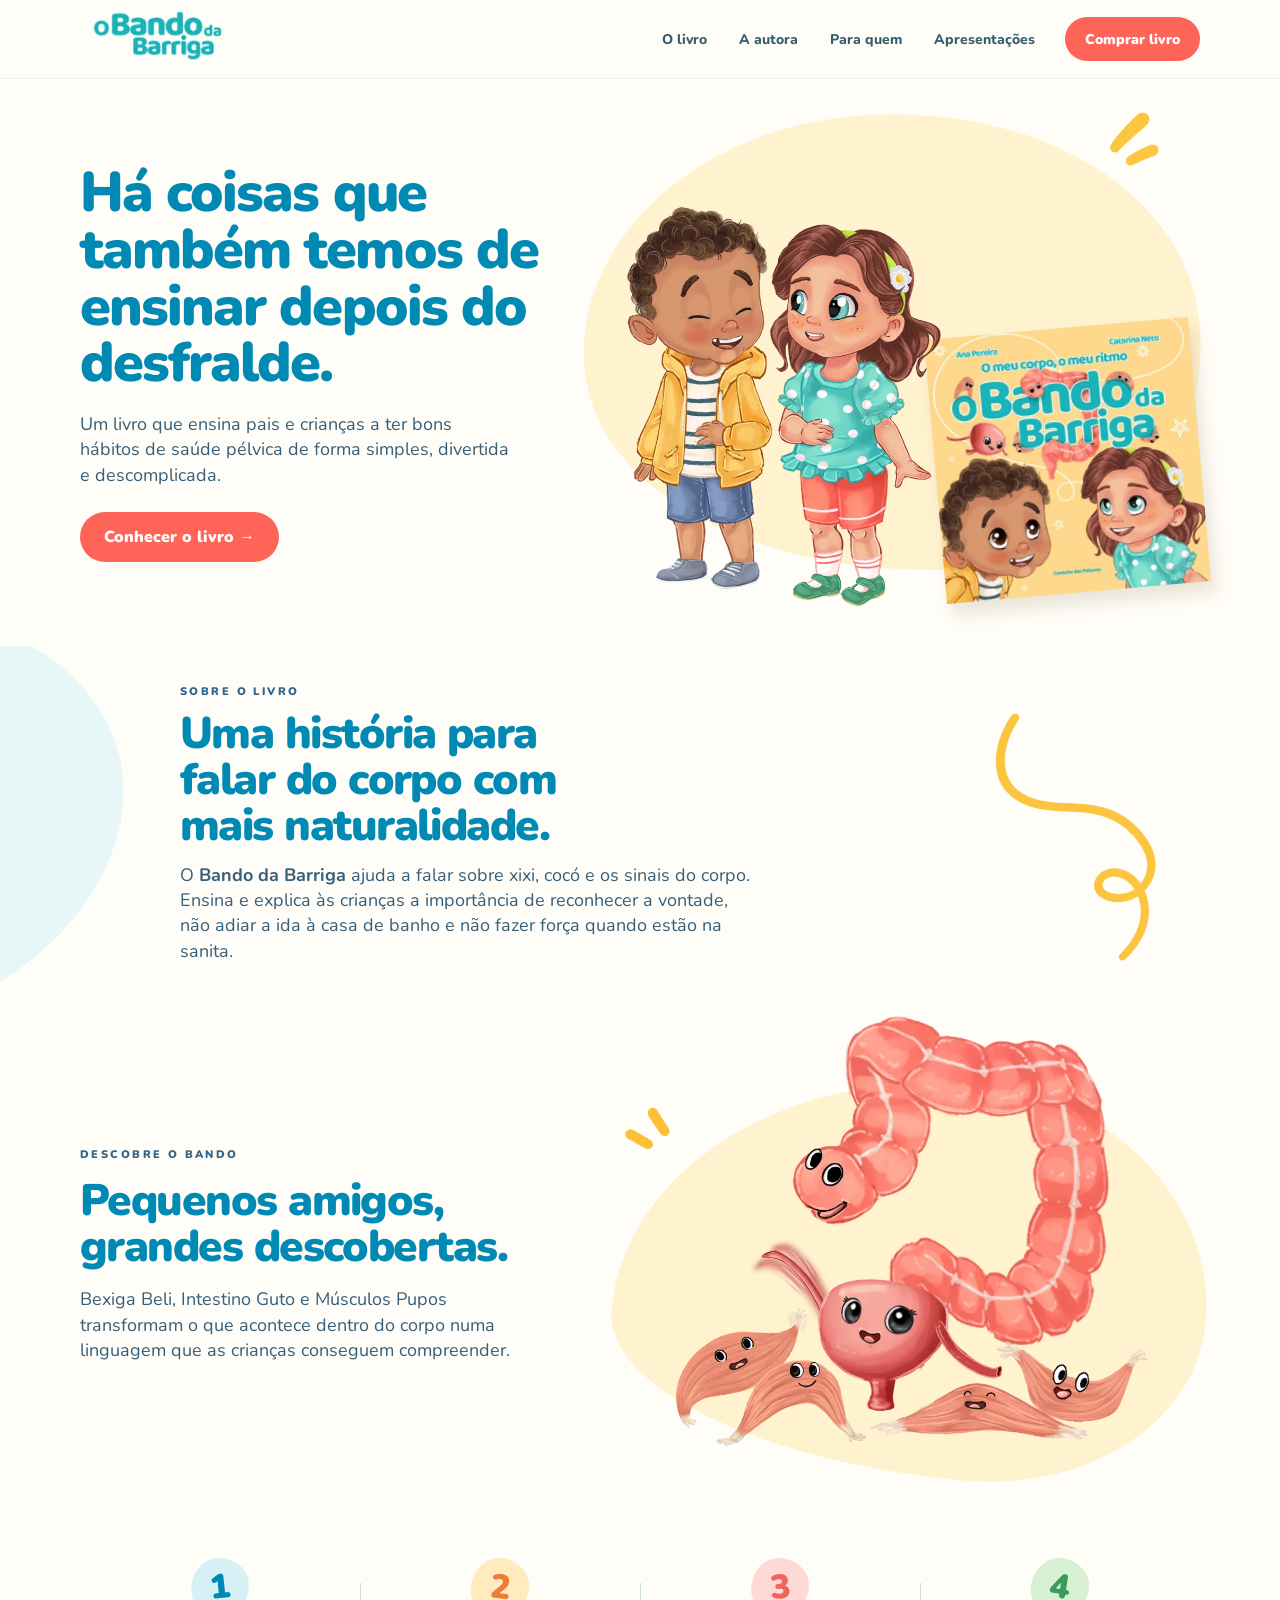
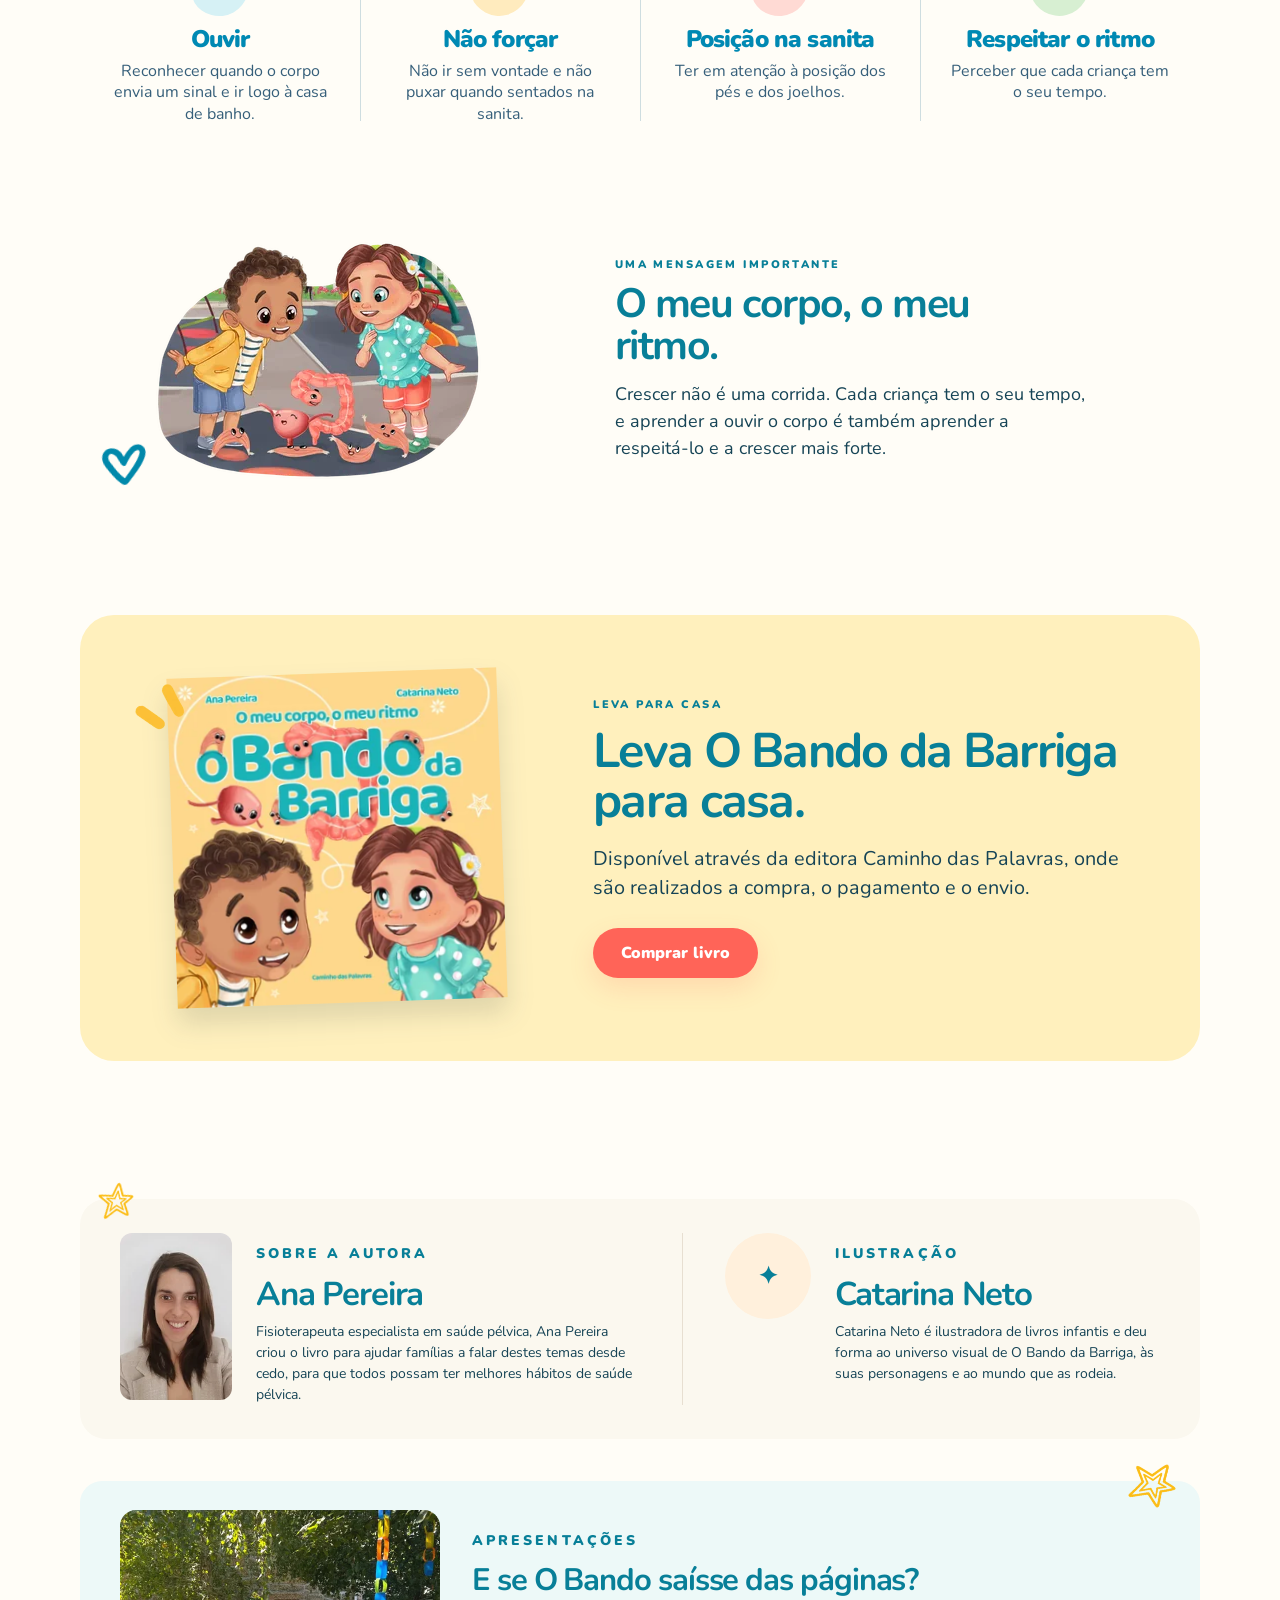
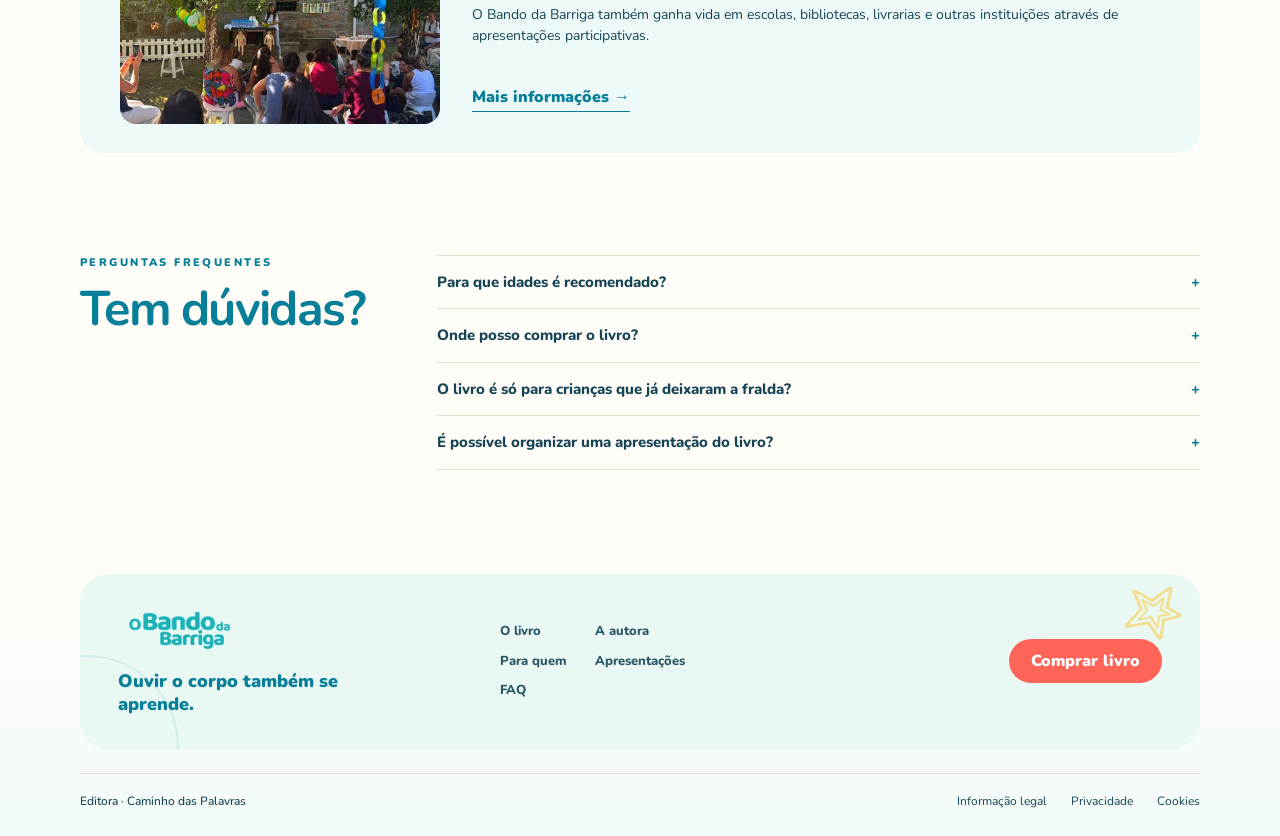
<file: index.html>
<!doctype html>
<html lang="pt-PT">
<head>
  <meta charset="utf-8">
  <meta name="viewport" content="width=device-width,initial-scale=1">
  <meta name="description" content="O Bando da Barriga — um livro infantil de Ana Pereira, com ilustração de Catarina Neto, para ajudar as crianças a ouvir o corpo e a criar bons hábitos desde cedo.">
  <title>O Bando da Barriga</title>
  <link rel="preload" href="assets/nunito-latin.woff2" as="font" type="font/woff2" crossorigin>
  <link rel="stylesheet" href="styles.css?v=2">
  <link rel="stylesheet" href="home-refinements.css?v=6">
</head>
<body>
<a class="skip-link" href="#top">Saltar para o conteúdo</a>
<header class="site-header">
  <div class="wrap header-inner">
    <a class="brand" href="#top" aria-label="O Bando da Barriga">
      <img src="assets/logo-180.webp" srcset="assets/logo-180.webp 180w, assets/logo-360.webp 360w" sizes="164px" alt="O Bando da Barriga" width="2913" height="1135" decoding="async" loading="eager">
    </a>
    <nav class="desktop-nav" aria-label="Navegação principal">
      <a href="#livro">O livro</a>
      <a href="#autora">A autora</a>
      <a href="#para-quem">Para quem</a>
      <a href="apresentacoes.html">Apresentações</a>
    </nav>
    <a class="button header-purchase" href="https://www.caminhodaspalavras.com/product-page/o-meu-corpo-o-meu-ritmo-o-bando-da-barriga" target="_blank" rel="noopener">Comprar livro</a>
    <button class="menu-toggle" type="button" aria-controls="mobile-nav" aria-label="Abrir menu" aria-expanded="false">☰</button>
  </div>
  <div class="mobile-nav" id="mobile-nav" hidden>
    <a href="#livro">O livro</a>
    <a href="#autora">A autora</a>
    <a href="#para-quem">Para quem</a>
    <a href="apresentacoes.html">Apresentações</a>
  </div>
</header>

<main id="top" tabindex="-1">
  <section class="hero section-space">
    <div class="wrap hero-grid">
      <div class="hero-copy">
        <h1>Há coisas que também temos de ensinar depois do desfralde.</h1>
        <p class="lead">Um livro que ensina pais e crianças a ter bons hábitos de saúde pélvica de forma simples, divertida e descomplicada.</p>
        <div class="actions">
          <a class="button" href="#livro">Conhecer o livro →</a>
        </div>
      </div>
      <div class="hero-art">
        <div class="soft-shape" aria-hidden="true"></div>
        <img class="hero-children" src="assets/children-360.webp" srcset="assets/children-360.webp 360w, assets/children-720.webp 720w" sizes="(max-width: 760px) 62vw, 370px" alt="Duas crianças ilustradas do universo de O Bando da Barriga" width="1466" height="1622" decoding="async" loading="eager" fetchpriority="high">
        <img class="hero-book" src="assets/cover-360.webp" srcset="assets/cover-360.webp 360w, assets/cover-720.webp 720w" sizes="(max-width: 760px) 43vw, 260px" alt="Capa do livro O Bando da Barriga" width="2048" height="2048" decoding="async" loading="eager">
      </div>
    </div>
  </section>

  <section id="livro" class="section-space intro">
    <div class="wrap narrow-left">
      <p class="eyebrow">Sobre o livro</p>
      <h2>Uma história para falar do corpo com mais naturalidade.</h2>
      <p class="body-large">O <strong>Bando da Barriga</strong> ajuda a falar sobre xixi, cocó e os sinais do corpo. Ensina e explica às crianças a importância de reconhecer a vontade, não adiar a ida à casa de banho e não fazer força quando estão na sanita.</p>
    </div>
  </section>

  <section class="section-space bando-section">
    <div class="wrap two-col align-center">
      <div>
        <p class="eyebrow">Descobre o Bando</p>
        <h2>Pequenos amigos, grandes descobertas.</h2>
        <p class="body-large">Bexiga Beli, Intestino Guto e Músculos Pupos transformam o que acontece dentro do corpo numa linguagem que as crianças conseguem compreender.</p>
      </div>
      <div class="art-panel">
        <img src="assets/bando-4-480.webp" srcset="assets/bando-4-480.webp 480w, assets/bando-4-960.webp 960w" sizes="(max-width: 760px) 85vw, 500px" alt="Bexiga Beli, Intestino Guto e Músculos Pupos" width="1303" height="1205" decoding="async" loading="lazy">
      </div>
    </div>
  </section>

  <section id="para-quem" class="section-space learning">
    <div class="wrap">
      <p class="eyebrow centered"></p>
      <div class="learning-grid">
        <article><span>1</span><h3>Ouvir</h3><p>Reconhecer quando o corpo envia um sinal e ir logo à casa de banho.</p></article>
        <article><span>2</span><h3>Não forçar</h3><p>Não ir sem vontade e não puxar quando sentados na sanita.</p></article>
        <article><span>3</span><h3>Posição na sanita</h3><p>Ter em atenção à posição dos pés e dos joelhos.</p></article>
        <article><span>4</span><h3>Respeitar o ritmo</h3><p>Perceber que cada criança tem o seu tempo.</p></article>
      </div>
    </div>
  </section>

  <section class="section-space rhythm">
    <div class="wrap two-col align-center">
      <div class="rhythm-art">
        <img src="assets/grupo-1-360.webp" srcset="assets/grupo-1-360.webp 360w, assets/grupo-1-720.webp 720w" sizes="(max-width: 760px) 290px, 360px" alt="As crianças e os amigos do Bando da Barriga juntos no recreio" width="1120" height="857" decoding="async" loading="lazy">
      </div>
      <div class="rhythm-copy">
        <p class="eyebrow">Uma mensagem importante</p>
        <h2>O meu corpo, o meu ritmo.</h2>
        <p class="body-large">Crescer não é uma corrida. Cada criança tem o seu tempo, e aprender a ouvir o corpo é também aprender a respeitá-lo e a crescer mais forte.</p>
      </div>
    </div>
  </section>

  <section class="section-space purchase">
    <div class="wrap purchase-grid">
      <div class="purchase-art">
        <img src="assets/cover-360.webp" srcset="assets/cover-360.webp 360w, assets/cover-720.webp 720w" sizes="(max-width: 760px) 70vw, 330px" alt="Capa do livro O Bando da Barriga" width="2048" height="2048" decoding="async" loading="lazy">
      </div>
      <div class="purchase-copy">
        <p class="eyebrow">Leva para casa</p>
        <h2>Leva O Bando da Barriga para casa.</h2>
        <p class="body-large">Disponível através da editora Caminho das Palavras, onde são realizados a compra, o pagamento e o envio.</p>
        <a class="button" href="https://www.caminhodaspalavras.com/product-page/o-meu-corpo-o-meu-ritmo-o-bando-da-barriga" target="_blank" rel="noopener">Comprar livro</a>
      </div>
    </div>
  </section>

  <section id="autora" class="section-space credits">
    <div class="wrap credits-grid">
      <article class="credit-block">
        <img class="author-photo" src="assets/ana-pereira-160.webp" srcset="assets/ana-pereira-160.webp 160w, assets/ana-pereira-320.webp 307w" sizes="120px" alt="Ana Pereira, autora de O Bando da Barriga" width="307" height="459" decoding="async" loading="lazy">
        <div>
          <p class="eyebrow">Sobre a autora</p>
          <h2>Ana Pereira</h2>
          <p>Fisioterapeuta especialista em saúde pélvica, Ana Pereira criou o livro para ajudar famílias a falar destes temas desde cedo, para que todos possam ter melhores hábitos de saúde pélvica.</p>
        </div>
      </article>
      <article class="credit-block illustrator">
        <div class="brush" aria-hidden="true">✦</div>
        <div>
          <p class="eyebrow">Ilustração</p>
          <h2>Catarina Neto</h2>
          <p>Catarina Neto é ilustradora de livros infantis e deu forma ao universo visual de O Bando da Barriga, às suas personagens e ao mundo que as rodeia.</p>
        </div>
      </article>
    </div>
  </section>

  <section id="escolas" class="schools">
    <div class="wrap schools-inner">
      <img class="schools-image" src="assets/apresentacao-480.webp" srcset="assets/apresentacao-480.webp 480w, assets/apresentacao-960.webp 960w" sizes="(max-width: 620px) calc(100vw - 78px), (max-width: 1000px) 240px, 320px" alt="Apresentação de O Bando da Barriga ao ar livre, com crianças e famílias" width="1200" height="800" decoding="async" loading="lazy">
      <div>
        <p class="eyebrow">Apresentações</p>
        <h2>E se O Bando saísse das páginas?</h2>
        <p>O Bando da Barriga também ganha vida em escolas, bibliotecas, livrarias e outras instituições através de apresentações participativas.</p>
      </div>
      <a class="text-link strong" href="apresentacoes.html">Mais informações →</a>
    </div>
  </section>

  <section id="faq" class="section-space faq">
    <div class="wrap faq-grid">
      <div>
        <p class="eyebrow">Perguntas frequentes</p>
        <h2>Tem dúvidas?</h2>
      </div>
      <div class="accordion">
        <details><summary>Para que idades é recomendado?</summary><p>O livro é recomendado para crianças dos 3 aos 7 anos de idade.</p></details>
        <details><summary>Onde posso comprar o livro?</summary><p>Pode comprar o livro diretamente no site da editora Caminho das Palavras. <a class="text-link" href="https://www.caminhodaspalavras.com/product-page/o-meu-corpo-o-meu-ritmo-o-bando-da-barriga" target="_blank" rel="noopener">Comprar livro ↗</a></p></details>
        <details><summary>O livro é só para crianças que já deixaram a fralda?</summary><p>Não. Embora o foco sejam os hábitos depois do desfralde, o livro também pode acompanhar essa descoberta, ajudando as crianças a conhecer os sinais do corpo. A leitura em família permite conversar sobre estes temas ao ritmo de cada criança, sem pressas nem pressão.</p></details>
        <details><summary>É possível organizar uma apresentação do livro?</summary><p>Sim! As apresentações podem acontecer em escolas, bibliotecas, livrarias, associações ou noutros espaços onde haja interesse em receber O Bando da Barriga. <a class="text-link" href="mailto:anagmr86@gmail.com?subject=Apresenta%C3%A7%C3%A3o%20de%20O%20Bando%20da%20Barriga">Fale connosco para combinar uma apresentação →</a></p></details>
      </div>
    </div>
  </section>
</main>

<footer class="footer">
  <div class="wrap footer-card">
    <div class="footer-brand-block">
      <a class="brand" href="#top" aria-label="O Bando da Barriga"><img src="assets/logo-180.webp" srcset="assets/logo-180.webp 180w, assets/logo-360.webp 360w" sizes="164px" alt="O Bando da Barriga" width="2913" height="1135" decoding="async" loading="eager"></a>
      <p class="footer-tagline">Ouvir o corpo também se aprende.</p>
    </div>
    <nav class="footer-links" aria-label="Navegação de rodapé">
      <a href="#livro">O livro</a>
      <a href="#autora">A autora</a>
      <a href="#para-quem">Para quem</a>
      <a href="apresentacoes.html">Apresentações</a>
      <a href="#faq">FAQ</a>
    </nav>
    <a class="button footer-cta" href="https://www.caminhodaspalavras.com/product-page/o-meu-corpo-o-meu-ritmo-o-bando-da-barriga" target="_blank" rel="noopener">Comprar livro</a>
  </div>
  <div class="wrap footer-bottom">
    <p class="publisher">Editora · Caminho das Palavras</p>
    <nav class="legal-links" aria-label="Informação legal">
      <a href="legal.html">Informação legal</a>
      <a href="legal.html#privacidade">Privacidade</a>
      <a href="legal.html#cookies">Cookies</a>
    </nav>
  </div>
</footer>
<script src="script.js?v=2" defer></script>
</body>
</html>
</file>
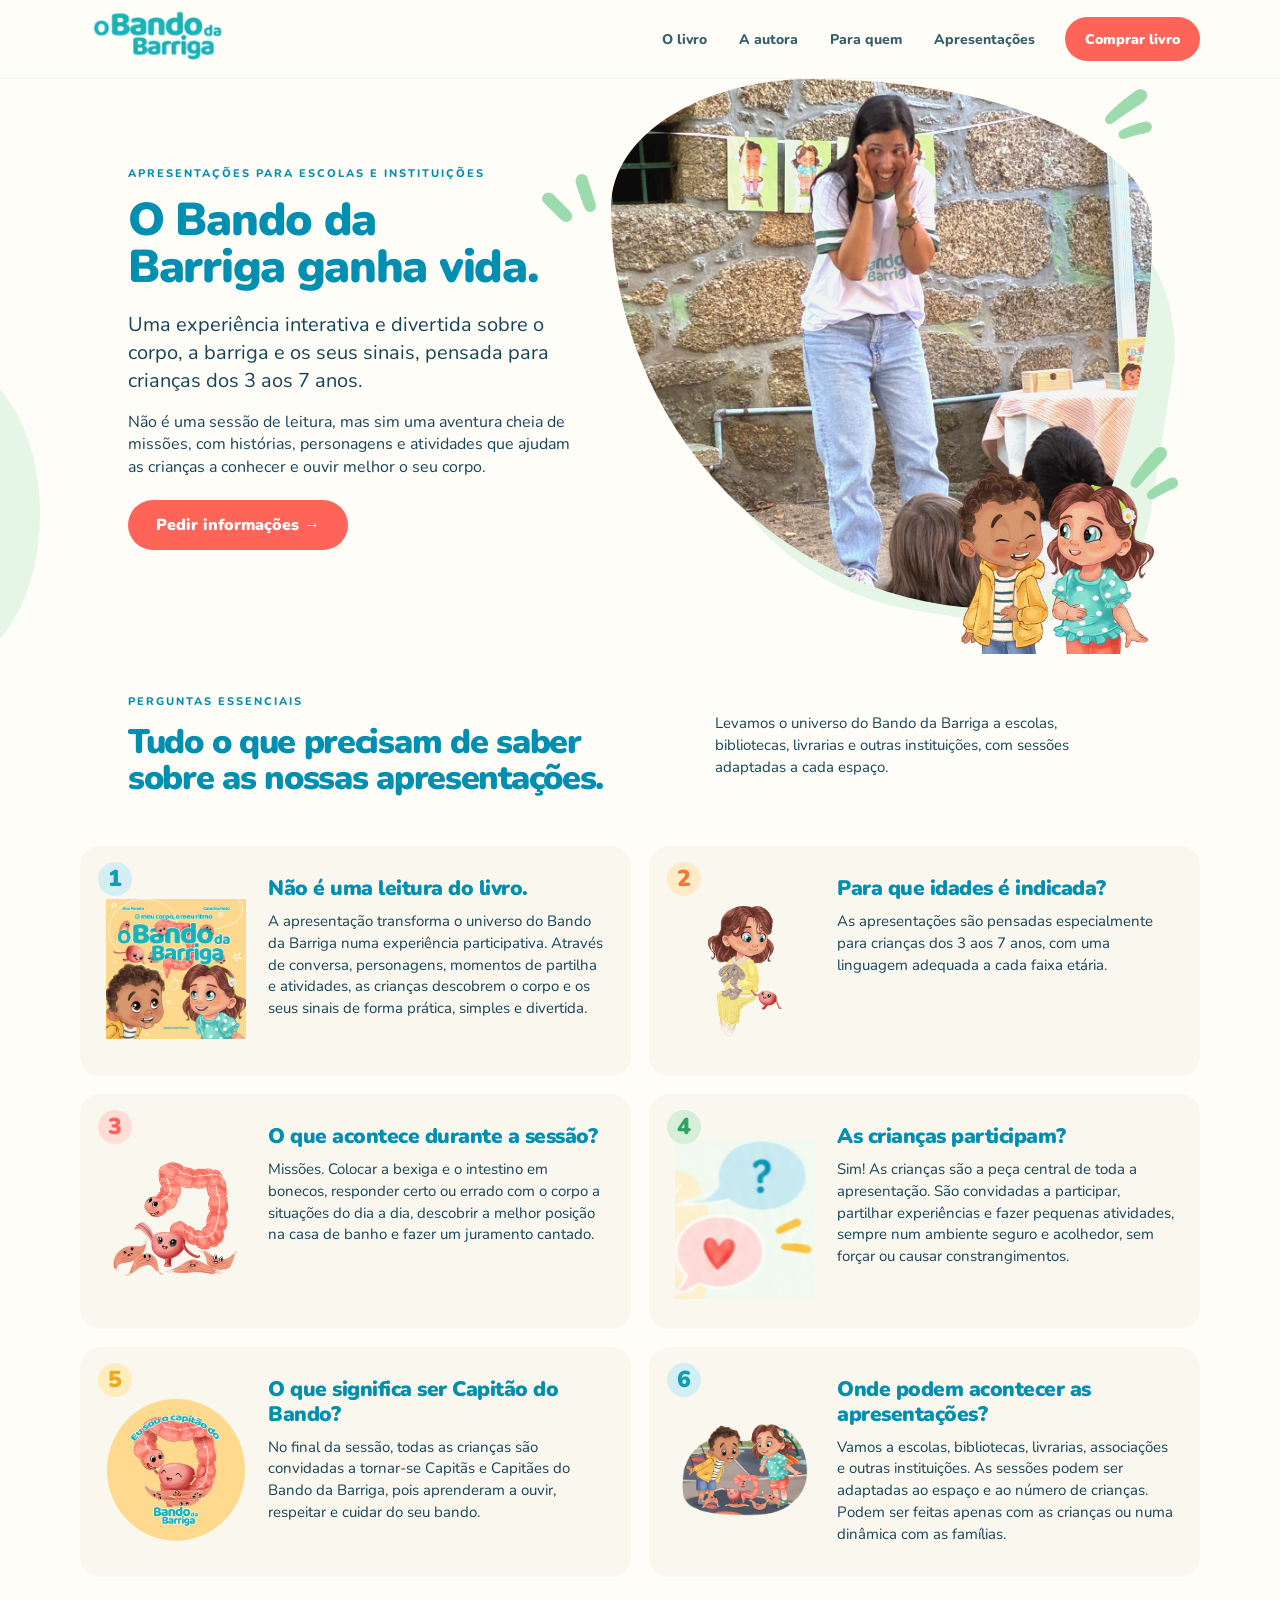
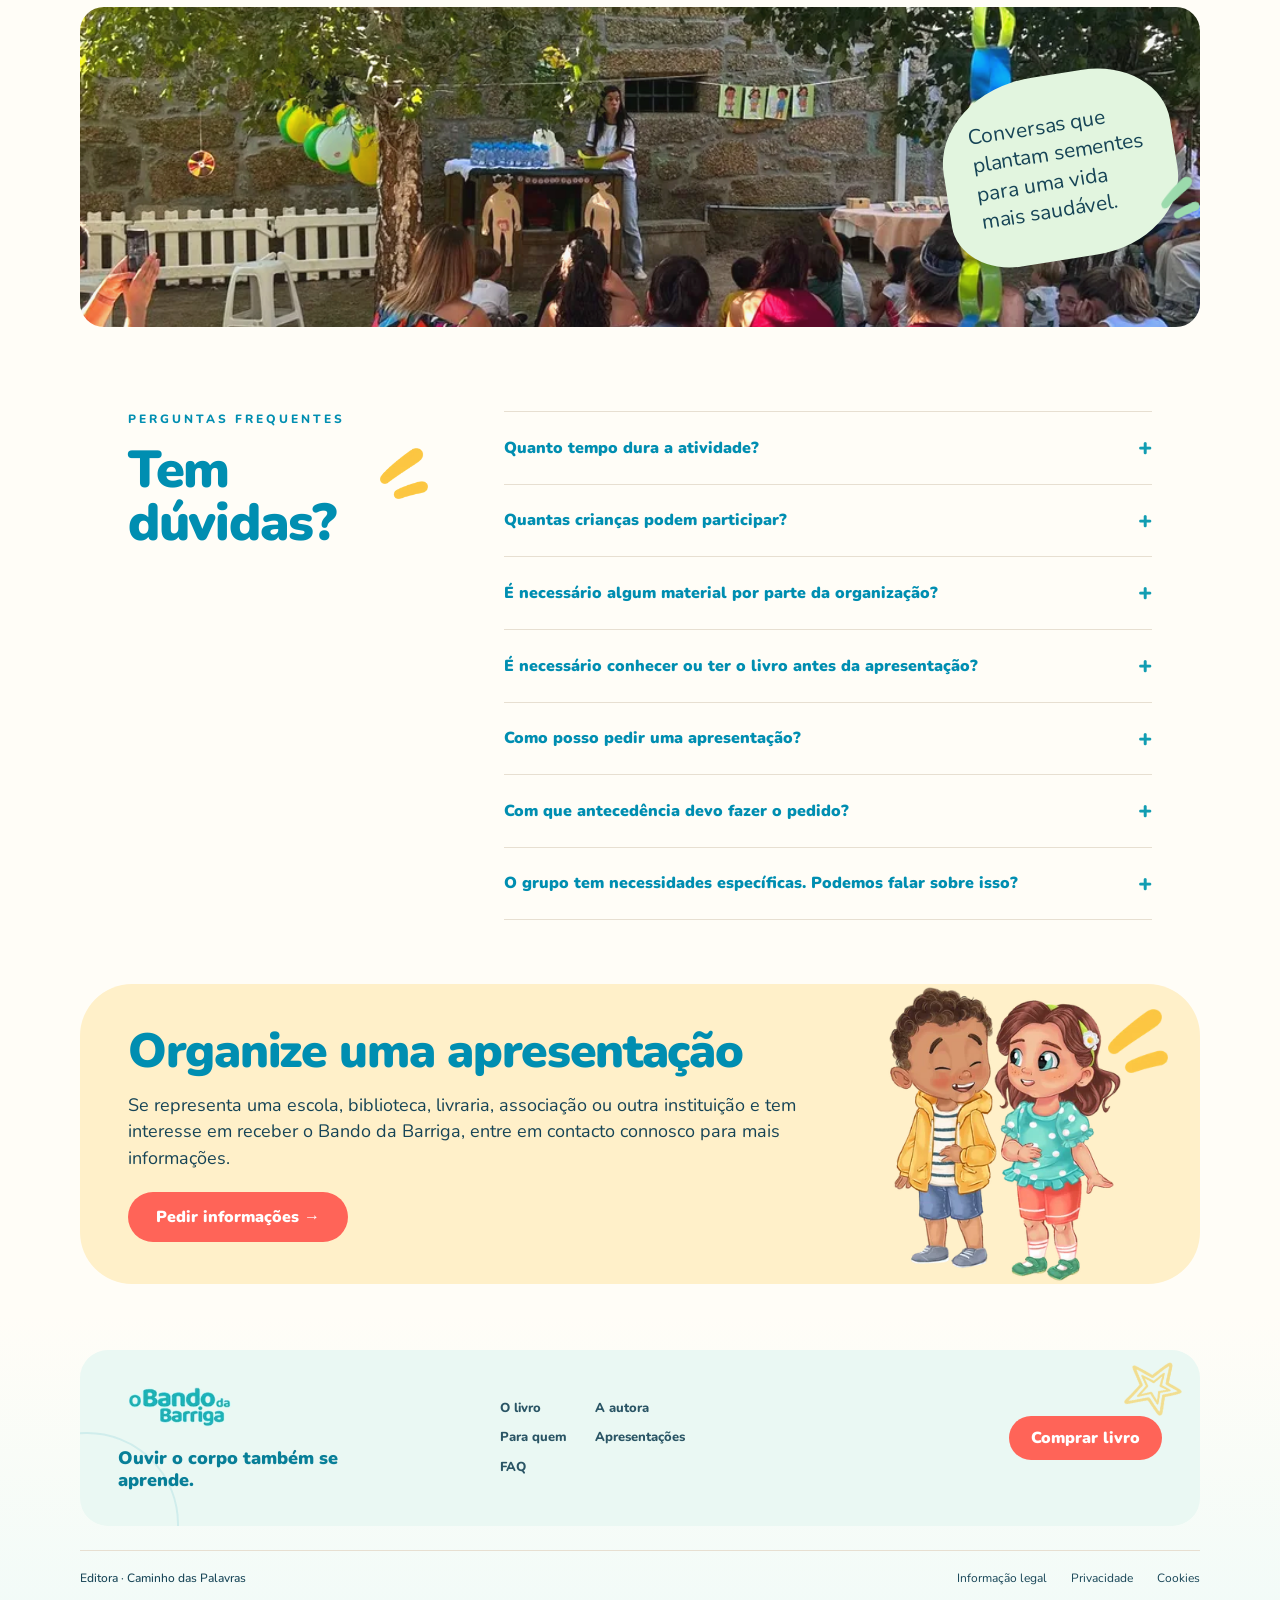
<file: apresentacoes.html>
<!doctype html>
<html lang="pt-PT">
<head>
  <meta charset="utf-8">
  <meta name="viewport" content="width=device-width,initial-scale=1">
  <meta name="description" content="O Bando da Barriga — um livro infantil de Ana Pereira, com ilustração de Catarina Neto, para ajudar as crianças a ouvir o corpo e a criar bons hábitos desde cedo.">
  <title>Apresentações | O Bando da Barriga</title>
  <link rel="preload" href="assets/nunito-latin.woff2" as="font" type="font/woff2" crossorigin>
  <link rel="stylesheet" href="styles.css?v=2">
  <link rel="stylesheet" href="home-refinements.css?v=6">
<link rel="stylesheet" href="apresentacoes.css?v=9">
</head>
<body>
<a class="skip-link" href="#top">Saltar para o conteúdo</a>
<header class="site-header">
  <div class="wrap header-inner">
    <a class="brand" href="index.html#top" aria-label="O Bando da Barriga">
      <img src="assets/logo-180.webp" srcset="assets/logo-180.webp 180w, assets/logo-360.webp 360w" sizes="164px" alt="O Bando da Barriga" width="2913" height="1135" decoding="async" loading="eager">
    </a>
    <nav class="desktop-nav" aria-label="Navegação principal">
      <a href="index.html#livro">O livro</a>
      <a href="index.html#autora">A autora</a>
      <a href="index.html#para-quem">Para quem</a>
      <a href="apresentacoes.html">Apresentações</a>
    </nav>
    <a class="button header-purchase" href="https://www.caminhodaspalavras.com/product-page/o-meu-corpo-o-meu-ritmo-o-bando-da-barriga" target="_blank" rel="noopener">Comprar livro</a>
    <button class="menu-toggle" type="button" aria-controls="mobile-nav" aria-label="Abrir menu" aria-expanded="false">☰</button>
  </div>
  <div class="mobile-nav" id="mobile-nav" hidden>
    <a href="index.html#livro">O livro</a>
    <a href="index.html#autora">A autora</a>
    <a href="index.html#para-quem">Para quem</a>
    <a href="apresentacoes.html">Apresentações</a>
  </div>
</header>

<main id="top" class="presentations" tabindex="-1">
<section class="wrap presentation-hero"><div class="presentation-hero-copy"><p class="eyebrow">Apresentações para escolas e instituições</p><h1>O Bando da<br>Barriga ganha vida.</h1><p class="hero-intro">Uma experiência interativa e divertida sobre o corpo, a barriga e os seus sinais, pensada para crianças dos 3 aos 7 anos.</p><p>Não é uma sessão de leitura, mas sim uma aventura cheia de missões, com histórias, personagens e atividades que ajudam as crianças a conhecer e ouvir melhor o seu corpo.</p><a class="button" href="mailto:anagmr86@gmail.com?subject=Apresenta%C3%A7%C3%A3o%20de%20O%20Bando%20da%20Barriga">Pedir informações →</a></div><figure class="organic hero-photo"><img class="hero-event-photo" src="apresentacao-principal.JPG" sizes="(max-width: 700px) 90vw, 600px" width="1200" height="1600" alt="Ana Pereira numa apresentação com crianças" fetchpriority="high"><div class="hero-friends"><img src="assets/children-360.webp" srcset="assets/children-360.webp 360w, assets/children-720.webp 720w" sizes="250px" alt="Personagens de O Bando da Barriga" width="720" height="900"></div><i class="hero-rays" aria-hidden="true"></i></figure></section>
<section class="wrap presentation-essential"><div><p class="eyebrow">Perguntas essenciais</p><h2>Tudo o que precisam de saber <br>sobre as nossas apresentações.</h2></div><p>Levamos o universo do Bando da Barriga a escolas, bibliotecas, livrarias e outras instituições, com sessões adaptadas a cada espaço.</p></section>
<section class="wrap presentation-questions" id="duvidas" aria-label="Perguntas sobre as apresentações"><span id="momentos" aria-hidden="true"></span><article class="question-tile"><span class="question-number">1</span><img src="assets/cover-360.webp" alt="Capa do livro O Bando da Barriga" width="180" height="180" loading="lazy" decoding="async"><div><h3>Não é uma leitura do livro.</h3><p>A apresentação transforma o universo do Bando da Barriga numa experiência participativa. Através de conversa, personagens, momentos de partilha e atividades, as crianças descobrem o corpo e os seus sinais de forma prática, simples e divertida.</p></div></article><article class="question-tile"><span class="question-number">2</span><img src="assets/pergunta-idades.webp" alt="Menina de pijama com um coelho de peluche e a personagem Beli" width="180" height="180" loading="lazy" decoding="async"><div><h3>Para que idades é indicada?</h3><p>As apresentações são pensadas especialmente para crianças dos 3 aos 7 anos, com uma linguagem adequada a cada faixa etária.</p></div></article><article class="question-tile"><span class="question-number">3</span><img src="assets/bando-4-480.webp" alt="As personagens do Bando da Barriga" width="180" height="180" loading="lazy" decoding="async"><div><h3>O que acontece durante a sessão?</h3><p>Missões. Colocar a bexiga e o intestino em bonecos, responder certo ou errado com o corpo a situações do dia a dia, descobrir a melhor posição na casa de banho e fazer um juramento cantado.</p></div></article><article class="question-tile"><span class="question-number">4</span><div class="participation-bubbles" aria-hidden="true"></div><div><h3>As crianças participam?</h3><p>Sim! As crianças são a peça central de toda a apresentação. São convidadas a participar, partilhar experiências e fazer pequenas atividades, sempre num ambiente seguro e acolhedor, sem forçar ou causar constrangimentos.</p></div></article><article class="question-tile"><span class="question-number">5</span><img src="assets/momento-capitao.webp" alt="Eu sou o capitão do Bando da Barriga" width="180" height="180" loading="lazy" decoding="async"><div><h3>O que significa ser Capitão do Bando?</h3><p>No final da sessão, todas as crianças são convidadas a tornar-se Capitãs e Capitães do Bando da Barriga, pois aprenderam a ouvir, respeitar e cuidar do seu bando.</p></div></article><article class="question-tile"><span class="question-number">6</span><img src="assets/grupo-1-360.webp" alt="As crianças e o Bando juntos" width="180" height="180" loading="lazy" decoding="async"><div><h3>Onde podem acontecer as apresentações?</h3><p>Vamos a escolas, bibliotecas, livrarias, associações e outras instituições. As sessões podem ser adaptadas ao espaço e ao número de crianças. Podem ser feitas apenas com as crianças ou numa dinâmica com as famílias.</p></div></article></section><section class="wrap presentation-banner" aria-label="Uma apresentação com crianças e famílias"><img src="assets/apresentacao-960.webp" srcset="assets/apresentacao-480.webp 480w, assets/apresentacao-960.webp 960w" sizes="(max-width: 700px) 94vw, 1120px" width="1200" height="800" alt="Crianças e famílias reunidas numa apresentação ao ar livre" loading="lazy"><p>Conversas que<br>plantam sementes<br>para uma vida<br>mais saudável.</p></section><section class="wrap presentation-extra-faq" id="faq-apresentacoes" aria-labelledby="extra-faq-title"><div class="extra-faq-heading"><p class="eyebrow">Perguntas frequentes</p><h2 id="extra-faq-title">Tem<br>dúvidas?</h2></div><div class="extra-faq-list"><details><summary>Quanto tempo dura a atividade?</summary><p>A duração da atividade completa é de cerca de 30 minutos, mas pode ser um pouco maior quando se trata de um grupo com crianças mais velhas ou de uma sessão com as famílias.</p></details><details><summary>Quantas crianças podem participar?</summary><p>O número de crianças não deve ser superior a 30, mas podemos ajustar perante o público a quem se dirige a sessão.</p></details><details><summary>É necessário algum material por parte da organização?</summary><p>A fisioterapeuta Ana Pereira leva os materiais necessários para cada atividade. Caso seja necessário algo específico, isso é combinado previamente à apresentação.</p></details><details><summary>É necessário conhecer ou ter o livro antes da apresentação?</summary><p>Não é necessário conhecer a história para acompanhar a apresentação. Se o grupo já tiver explorado o livro, partilhe essa informação no contacto inicial.</p></details><details><summary>Como posso pedir uma apresentação?</summary><p>Envie um email com a localidade, o espaço, as datas pretendidas, as idades e o número previsto de participantes. A disponibilidade é confirmada em resposta ao pedido.</p></details><details><summary>Com que antecedência devo fazer o pedido?</summary><p>Entre em contacto assim que tiver uma data ou um período em mente. A realização depende da disponibilidade, pelo que a data fica confirmada após contacto.</p></details><details><summary>O grupo tem necessidades específicas. Podemos falar sobre isso?</summary><p>Sim. Indique no contacto inicial as adaptações de acessibilidade ou de participação de que o grupo necessita, sem enviar dados pessoais ou de saúde das crianças. Assim, podemos conversar sobre as condições necessárias e o que será possível preparar.</p></details></div></section><div class="wrap answers"><section class="answer organize"><div><h2>Organize uma apresentação</h2><p>Se representa uma escola, biblioteca, livraria, associação ou outra instituição e tem interesse em receber o Bando da Barriga, entre em contacto connosco para mais informações.</p><a class="button" href="mailto:anagmr86@gmail.com?subject=Apresenta%C3%A7%C3%A3o%20de%20O%20Bando%20da%20Barriga">Pedir informações →</a></div><img src="assets/children-360.webp" srcset="assets/children-360.webp 360w, assets/children-720.webp 720w" sizes="280px" width="720" height="900" alt="Personagens de O Bando da Barriga" loading="lazy"></section></div></main><footer class="footer">
  <div class="wrap footer-card">
    <div class="footer-brand-block">
      <a class="brand" href="index.html#top" aria-label="O Bando da Barriga"><img src="assets/logo-180.webp" srcset="assets/logo-180.webp 180w, assets/logo-360.webp 360w" sizes="164px" alt="O Bando da Barriga" width="2913" height="1135" decoding="async" loading="eager"></a>
      <p class="footer-tagline">Ouvir o corpo também se aprende.</p>
    </div>
    <nav class="footer-links" aria-label="Navegação de rodapé">
      <a href="index.html#livro">O livro</a>
      <a href="index.html#autora">A autora</a>
      <a href="index.html#para-quem">Para quem</a>
      <a href="apresentacoes.html">Apresentações</a>
      <a href="index.html#faq">FAQ</a>
    </nav>
    <a class="button footer-cta" href="https://www.caminhodaspalavras.com/product-page/o-meu-corpo-o-meu-ritmo-o-bando-da-barriga" target="_blank" rel="noopener">Comprar livro</a>
  </div>
  <div class="wrap footer-bottom">
    <p class="publisher">Editora · Caminho das Palavras</p>
    <nav class="legal-links" aria-label="Informação legal">
      <a href="legal.html">Informação legal</a>
      <a href="legal.html#privacidade">Privacidade</a>
      <a href="legal.html#cookies">Cookies</a>
    </nav>
  </div>
</footer>
<script src="script.js?v=2" defer></script>
</body>
</html>
</file>
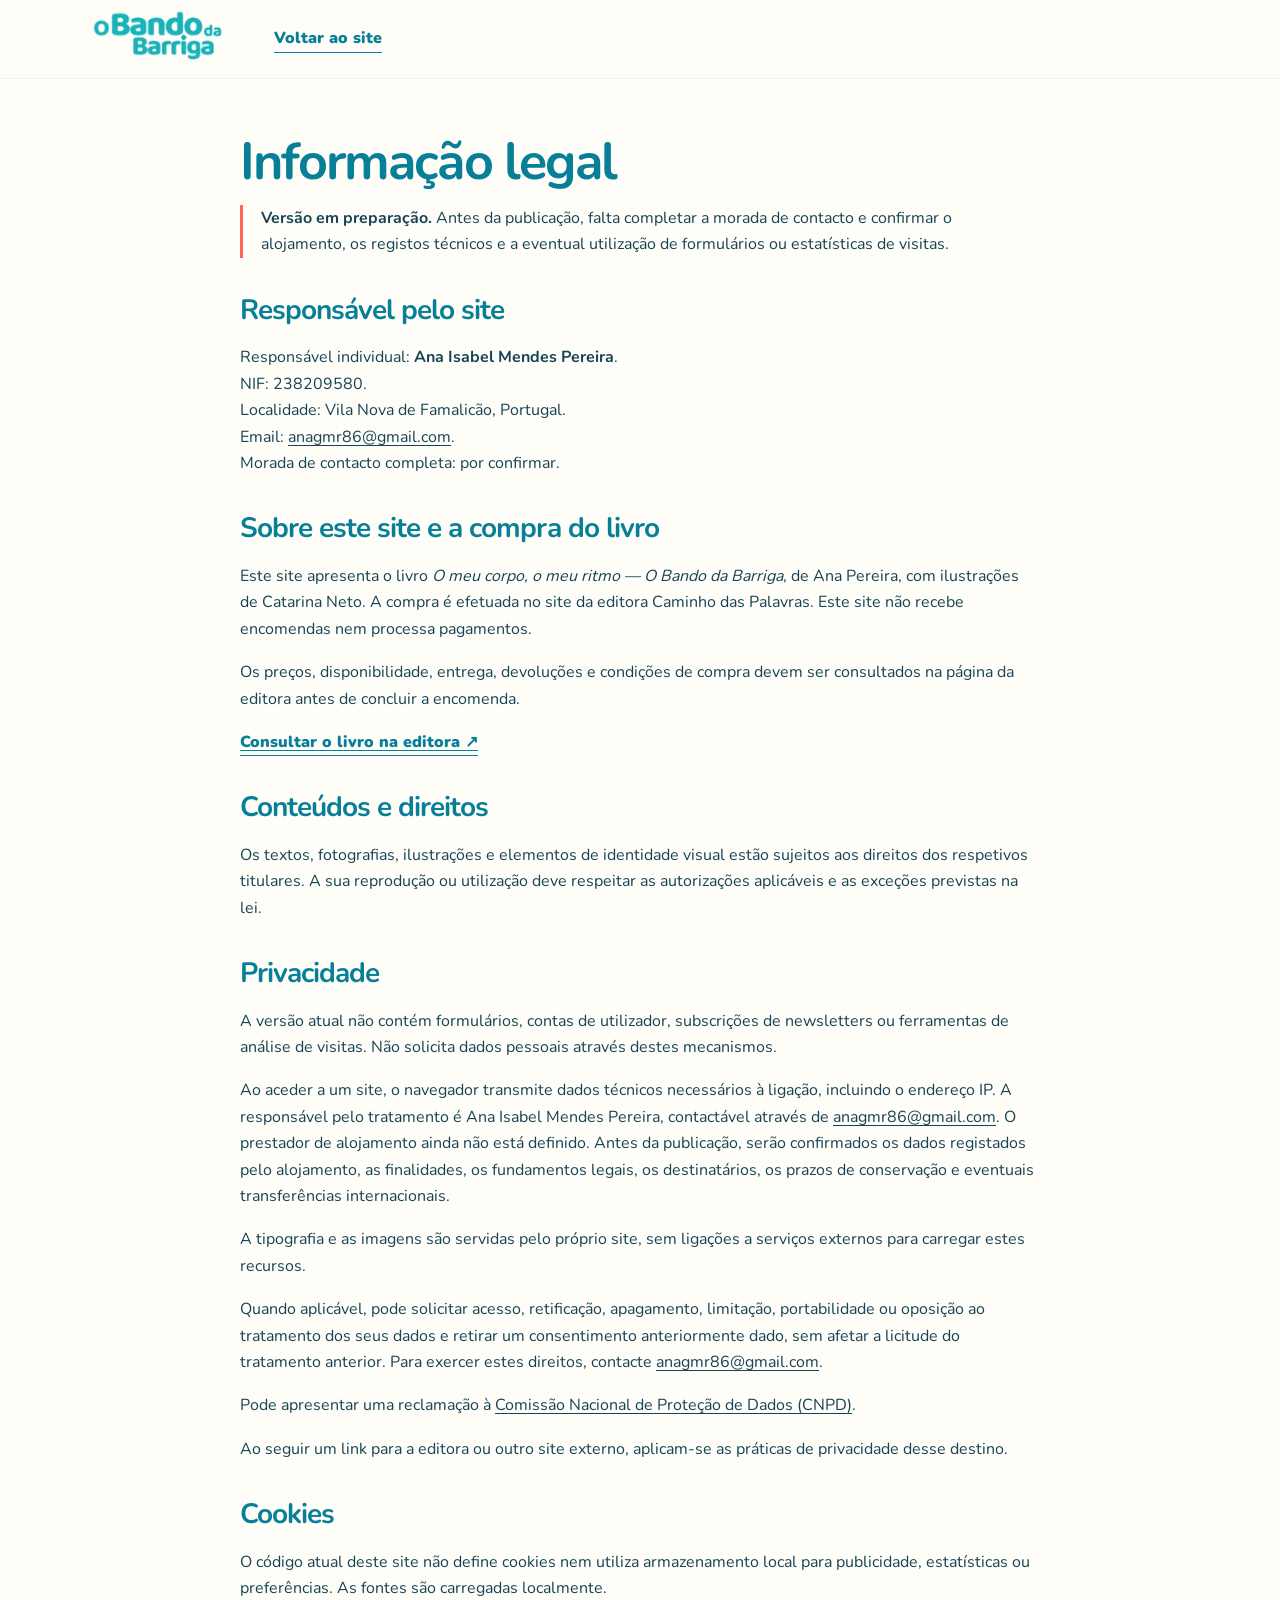
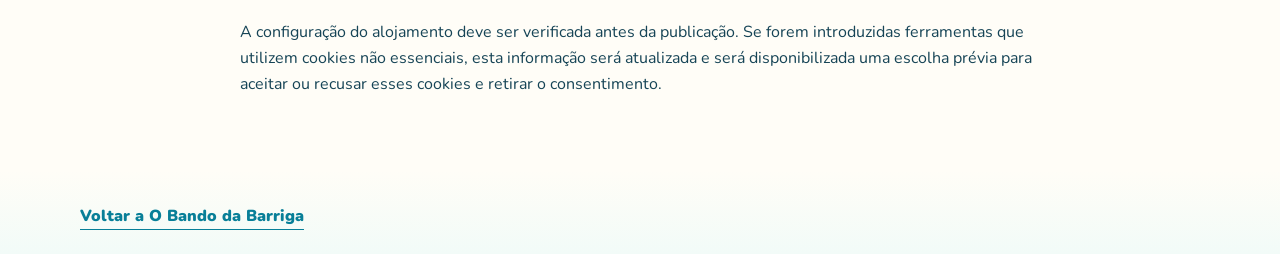
<file: legal.html>
<!doctype html>
<html lang="pt-PT">
<head>
  <meta charset="utf-8">
  <meta name="viewport" content="width=device-width,initial-scale=1">
  <meta name="description" content="O Bando da Barriga — um livro infantil de Ana Pereira, com ilustração de Catarina Neto, para ajudar as crianças a ouvir o corpo e a criar bons hábitos desde cedo.">
  <title>Informação legal — O Bando da Barriga</title>
  <link rel="preload" href="assets/nunito-latin.woff2" as="font" type="font/woff2" crossorigin>
  <link rel="stylesheet" href="styles.css?v=2">
  <link rel="stylesheet" href="home-refinements.css?v=4">
</head>
<body>
<header class="site-header"><div class="wrap header-inner"><a class="brand" href="index.html" aria-label="O Bando da Barriga"><img src="assets/logo-180.webp" srcset="assets/logo-180.webp 180w, assets/logo-360.webp 360w" sizes="164px" alt="O Bando da Barriga" width="2913" height="1135" decoding="async" loading="eager"></a><a class="text-link" href="index.html">Voltar ao site</a></div></header>
<main class="wrap legal-page">
<h1>Informação legal</h1>
<p class="legal-draft"><strong>Versão em preparação.</strong> Antes da publicação, falta completar a morada de contacto e confirmar o alojamento, os registos técnicos e a eventual utilização de formulários ou estatísticas de visitas.</p>
<section><h2>Responsável pelo site</h2><p>Responsável individual: <strong>Ana Isabel Mendes Pereira</strong>.<br>NIF: 238209580.<br>Localidade: Vila Nova de Famalicão, Portugal.<br>Email: <a href="mailto:anagmr86@gmail.com">anagmr86@gmail.com</a>.<br>Morada de contacto completa: por confirmar.</p></section>
<section><h2>Sobre este site e a compra do livro</h2><p>Este site apresenta o livro <em>O meu corpo, o meu ritmo — O Bando da Barriga</em>, de Ana Pereira, com ilustrações de Catarina Neto. A compra é efetuada no site da editora Caminho das Palavras. Este site não recebe encomendas nem processa pagamentos.</p><p>Os preços, disponibilidade, entrega, devoluções e condições de compra devem ser consultados na página da editora antes de concluir a encomenda.</p><p><a class="text-link" href="https://www.caminhodaspalavras.com/product-page/o-meu-corpo-o-meu-ritmo-o-bando-da-barriga" target="_blank" rel="noopener">Consultar o livro na editora ↗</a></p></section>
<section><h2>Conteúdos e direitos</h2><p>Os textos, fotografias, ilustrações e elementos de identidade visual estão sujeitos aos direitos dos respetivos titulares. A sua reprodução ou utilização deve respeitar as autorizações aplicáveis e as exceções previstas na lei.</p></section>
<section id="privacidade"><h2>Privacidade</h2><p>A versão atual não contém formulários, contas de utilizador, subscrições de newsletters ou ferramentas de análise de visitas. Não solicita dados pessoais através destes mecanismos.</p><p>Ao aceder a um site, o navegador transmite dados técnicos necessários à ligação, incluindo o endereço IP. A responsável pelo tratamento é Ana Isabel Mendes Pereira, contactável através de <a href="mailto:anagmr86@gmail.com">anagmr86@gmail.com</a>. O prestador de alojamento ainda não está definido. Antes da publicação, serão confirmados os dados registados pelo alojamento, as finalidades, os fundamentos legais, os destinatários, os prazos de conservação e eventuais transferências internacionais.</p><p>A tipografia e as imagens são servidas pelo próprio site, sem ligações a serviços externos para carregar estes recursos.</p><p>Quando aplicável, pode solicitar acesso, retificação, apagamento, limitação, portabilidade ou oposição ao tratamento dos seus dados e retirar um consentimento anteriormente dado, sem afetar a licitude do tratamento anterior. Para exercer estes direitos, contacte <a href="mailto:anagmr86@gmail.com">anagmr86@gmail.com</a>.</p><p>Pode apresentar uma reclamação à <a href="https://www.cnpd.pt/" target="_blank" rel="noopener">Comissão Nacional de Proteção de Dados (CNPD)</a>.</p><p>Ao seguir um link para a editora ou outro site externo, aplicam-se as práticas de privacidade desse destino.</p></section>
<section id="cookies"><h2>Cookies</h2><p>O código atual deste site não define cookies nem utiliza armazenamento local para publicidade, estatísticas ou preferências. As fontes são carregadas localmente.</p><p>A configuração do alojamento deve ser verificada antes da publicação. Se forem introduzidas ferramentas que utilizem cookies não essenciais, esta informação será atualizada e será disponibilizada uma escolha prévia para aceitar ou recusar esses cookies e retirar o consentimento.</p></section>
</main><footer class="footer"><div class="wrap"><a class="text-link" href="index.html">Voltar a O Bando da Barriga</a></div></footer></body></html>
</file>
<file: styles.css>
@font-face{font-family:"Nunito";font-style:normal;font-weight:400 900;font-display:swap;src:url("assets/nunito-latin.woff2") format("woff2")}
:root{
  --paper:#fffdf7;--ink:#164456;--blue:#129db2;--blue-dark:#087f98;
  --coral:#ff6458;--yellow:#ffd77b;--pale:#eef9f9;--line:#e7dfd1;--max:1120px;
}
*{box-sizing:border-box} html{scroll-behavior:smooth} [hidden]{display:none!important}
body{margin:0;font-family:"Nunito",Arial,sans-serif;background:var(--paper);color:var(--ink);line-height:1.5;-webkit-font-smoothing:antialiased}
img{max-width:100%;display:block} a{color:inherit;text-decoration:none}
.wrap{width:min(calc(100% - 56px),var(--max));margin-inline:auto}
.site-header{position:sticky;top:0;z-index:50;background:rgba(255,253,247,.95);backdrop-filter:blur(12px);border-bottom:1px solid rgba(22,68,86,.06)}
.header-inner{height:78px;display:flex;align-items:center;gap:30px}.brand{display:inline-grid;grid-template-columns:auto auto;grid-template-rows:auto auto;column-gap:3px;color:var(--blue-dark);font-weight:900;font-size:23px;line-height:.82;letter-spacing:-1px;min-width:130px}.brand-o{grid-row:1/3;font-size:15px}.brand small{font-size:9px;justify-self:end}.desktop-nav{display:flex;gap:32px;margin-left:auto;font-size:14px;font-weight:800}.desktop-nav a{opacity:.86}.desktop-nav a:hover{color:var(--blue-dark);opacity:1}
.button{display:inline-flex;align-items:center;justify-content:center;min-height:50px;padding:0 28px;border-radius:999px;background:var(--coral);color:#fff;font-weight:900;box-shadow:0 10px 26px rgba(255,100,88,.16);transition:.2s}.button:hover{transform:translateY(-2px)}.button-small{min-height:44px;padding:0 22px;font-size:14px}.text-link{font-weight:900;color:var(--blue-dark);border-bottom:1px solid currentColor;padding-bottom:2px}.menu-toggle{display:none;margin-left:auto;border:0;background:none;color:var(--ink);font-size:25px}.mobile-nav{padding:16px 28px 24px;display:grid;gap:14px;border-top:1px solid var(--line);font-weight:800}
.eyebrow{margin:0 0 14px;text-transform:uppercase;letter-spacing:.22em;font-size:11px;font-weight:900;color:var(--blue-dark)}
h1,h2,h3{margin:0;line-height:1.02;letter-spacing:-.035em;color:var(--blue-dark)}h1{font-size:clamp(48px,5.15vw,70px);max-width:610px}h2{font-size:clamp(36px,3.8vw,52px)}h3{font-size:24px}p{margin:17px 0 0;font-size:16px}.lead,.body-large{font-size:clamp(18px,1.55vw,21px);max-width:670px}.actions{display:flex;align-items:center;gap:26px;flex-wrap:wrap;margin-top:30px}
.section-space{padding:88px 0}
/* hero */
.hero{padding:56px 0 70px}.hero-grid{display:grid;grid-template-columns:.95fr 1.05fr;gap:45px;align-items:center;min-height:585px}.hero-copy{align-self:center}.hero-art{position:relative;min-height:500px}.soft-shape{position:absolute;inset:4% 2% 3% 8%;background:#fff2c6;border-radius:47% 53% 50% 50% / 52% 44% 56% 48%}.hero-children{position:absolute;width:55%;left:4%;bottom:3%;z-index:2}.hero-book{position:absolute;width:39%;right:1%;bottom:6%;z-index:3;filter:drop-shadow(0 18px 14px rgba(38,48,54,.15));transform:rotate(2deg)}
/* intro */
.intro{padding:92px 0 102px;position:relative;overflow:hidden}.narrow-left{width:min(calc(100% - 56px),760px);margin-left:max(28px,calc((100vw - var(--max))/2 + 70px));margin-right:auto}.narrow-left h2{max-width:650px}.narrow-left p{max-width:680px}.intro:after{content:"";position:absolute;width:330px;height:330px;border:3px solid rgba(244,190,64,.35);border-left-color:transparent;border-bottom-color:transparent;border-radius:50%;right:8%;top:24%;transform:rotate(35deg)}
/* bando */
.bando-section{padding:88px 0 94px;background:linear-gradient(180deg,#fffdf7,#fffaf1)}.two-col{display:grid;grid-template-columns:.88fr 1.12fr;gap:78px;align-items:center}.art-panel{display:flex;align-items:center;justify-content:center;min-height:420px;background:#fff3d1;border-radius:48% 52% 46% 54% / 50% 47% 53% 50%;padding:36px}.art-panel img{width:min(100%,530px)}
/* learning */
.learning{padding:78px 0 96px}.centered{text-align:left}.learning-grid{display:grid;grid-template-columns:repeat(4,1fr);margin-top:42px}.learning-grid article{padding:6px 28px 0;border-right:1px solid var(--line)}.learning-grid article:first-child{padding-left:0}.learning-grid article:last-child{padding-right:0;border-right:0}.learning-grid span{width:46px;height:46px;border-radius:50%;display:grid;place-items:center;font-weight:900;background:#dff4f5;color:var(--blue-dark);margin-bottom:17px}.learning-grid article:nth-child(2) span{background:#fff0c8;color:#d88600}.learning-grid article:nth-child(3) span{background:#ffe1dc;color:#d84f44}.learning-grid article:nth-child(4) span{background:#e6f2df;color:#60944f}.learning-grid p{font-size:14px;margin-top:8px}
/* rhythm */
.rhythm{padding:72px 0;background:linear-gradient(90deg,#edfafa 0 48%,#fffdf7 48% 100%)}.rhythm .two-col{grid-template-columns:1fr 1fr;gap:70px}.rhythm-art{min-height:360px;display:flex;align-items:center;justify-content:center;position:relative}.rhythm-art:before{content:"";position:absolute;width:520px;height:300px;max-width:95%;background:#dff5f5;border-radius:45% 55% 51% 49% / 55% 45% 55% 45%}.rhythm-art img{width:min(75%,370px);position:relative;z-index:2}.rhythm-copy{padding-right:55px}.rhythm-copy h2{max-width:490px}
/* purchase */
.purchase{padding:86px 0 94px}.purchase-grid{display:grid;grid-template-columns:.82fr 1.18fr;gap:70px;align-items:center;background:#fff0bd;border-radius:34px;padding:58px 70px}.purchase-art img{width:min(100%,330px);margin:auto;filter:drop-shadow(0 16px 13px rgba(38,48,54,.14));transform:rotate(-2deg)}.purchase-copy h2{max-width:560px}.purchase-copy .button{margin-top:25px}.micro{font-size:13px;opacity:.72;max-width:520px}
/* credits */
.credits{padding:44px 0 42px}.credits-grid{display:grid;grid-template-columns:1fr 1fr;gap:0;background:#fbf8ef;border-radius:26px;padding:34px 40px}.credit-block{display:grid;grid-template-columns:auto 1fr;gap:24px;align-items:start}.credit-block + .credit-block{border-left:1px solid var(--line);padding-left:42px;margin-left:42px}.avatar-placeholder,.brush{width:86px;height:86px;border-radius:50%;display:grid;place-items:center;background:#edf4f4;color:var(--blue-dark);font-weight:900;font-size:20px}.brush{background:#fff0dc;font-size:24px}.credit-block h2{font-size:33px}.credit-block p{font-size:14px;margin-top:10px}
/* schools */
.schools{padding:0 0 46px}.schools-inner{background:#edf9f8;border-radius:22px;padding:29px 40px;display:flex;align-items:center;justify-content:space-between;gap:34px}.schools-inner h2{font-size:31px}.schools-inner p{font-size:14px;max-width:700px;margin-top:8px}.strong{white-space:nowrap}
/* faq */
.faq{padding:56px 0 70px}.faq-grid{display:grid;grid-template-columns:.55fr 1.45fr;gap:68px}.accordion details{border-top:1px solid var(--line);padding:15px 0}.accordion details:last-child{border-bottom:1px solid var(--line)}.accordion summary{cursor:pointer;list-style:none;font-weight:800;font-size:15px;display:flex;justify-content:space-between}.accordion summary:after{content:"+";color:var(--blue-dark)}.accordion details[open] summary:after{content:"−"}.accordion details p{font-size:14px;max-width:700px}
.footer{border-top:1px solid var(--line);padding:28px 0 36px}.footer-inner{display:flex;align-items:center;gap:35px}.footer-links{display:flex;gap:22px;font-size:12px;font-weight:800;margin-left:auto}.publisher{font-size:12px;font-weight:900;color:var(--blue-dark)}
@media(max-width:900px){.desktop-nav,.header-inner>.button-small{display:none}.menu-toggle{display:block}.header-inner{height:68px}.hero-grid,.two-col,.purchase-grid,.credits-grid,.faq-grid{grid-template-columns:1fr}.hero{padding-top:38px}.hero-grid{min-height:0}.hero-art{min-height:420px}.hero-children{width:58%;left:2%}.hero-book{width:42%;right:0}.narrow-left{width:min(calc(100% - 48px),760px);margin-inline:auto}.intro:after{display:none}.learning-grid{grid-template-columns:1fr 1fr;row-gap:38px}.learning-grid article:nth-child(2){border-right:0}.learning-grid article:nth-child(3){padding-left:0}.rhythm{background:#edfafa}.rhythm-copy{padding:0}.purchase-grid{padding:48px 32px;gap:38px}.credits-grid{padding:28px}.credit-block + .credit-block{border-left:0;border-top:1px solid var(--line);padding-left:0;margin-left:0;padding-top:32px;margin-top:32px}.schools-inner{align-items:flex-start;flex-direction:column}.footer-inner{flex-wrap:wrap}.footer-links{order:3;width:100%;margin-left:0}}
@media(max-width:620px){.wrap{width:min(calc(100% - 30px),var(--max))}.section-space{padding:70px 0}.hero{padding:24px 0 50px}h1{font-size:45px}h2{font-size:36px}.lead,.body-large{font-size:18px}.hero-art{min-height:340px}.hero-children{width:63%}.hero-book{width:45%}.learning-grid{grid-template-columns:1fr}.learning-grid article,.learning-grid article:first-child,.learning-grid article:nth-child(3){padding:0 0 24px;border-right:0;border-bottom:1px solid var(--line)}.learning-grid article:last-child{border-bottom:0}.purchase-grid{padding:38px 22px;border-radius:24px}.credit-block{grid-template-columns:1fr}.schools-inner{padding:30px 24px}.footer-links{display:grid;grid-template-columns:1fr 1fr}}


/* Remove browser focus ring from the main landmark after anchor navigation. */
main[tabindex="-1"]:focus,
main[tabindex="-1"]:focus-visible{
  outline:none;
}


/* Footer with stronger brand character. */
.footer{
  border-top:0;
  padding:34px 0 26px;
  background:linear-gradient(180deg,var(--paper) 0%,#f2fbf8 100%);
}
.footer-card{
  position:relative;
  display:grid;
  grid-template-columns:1.1fr 1.5fr auto;
  align-items:center;
  gap:34px;
  padding:34px 38px;
  background:#eaf8f3;
  border-radius:28px;
  overflow:hidden;
}
.footer-card:before{
  content:"";
  position:absolute;
  width:180px;
  height:180px;
  left:-85px;
  bottom:-90px;
  border:2px solid rgba(18,157,178,.12);
  border-radius:50%;
}
.footer-card:after{
  content:"";
  position:absolute;
  width:54px;
  height:54px;
  right:18px;
  top:10px;
  background:url('assets/decor-star.webp') center/contain no-repeat;
  opacity:.45;
  transform:rotate(12deg);
}
.footer-brand-block{position:relative;z-index:1}
.footer .brand{width:148px}
.footer-tagline{
  margin:12px 0 0;
  max-width:240px;
  font-size:18px;
  line-height:1.25;
  font-weight:900;
  color:var(--blue-dark);
}
.footer .footer-links{
  position:relative;
  z-index:1;
  display:grid;
  grid-template-columns:repeat(2,max-content);
  gap:10px 28px;
  margin:0;
  width:auto;
  font-size:13px;
}
.footer .footer-links a{opacity:.9}
.footer .footer-links a:hover{color:var(--blue-dark)}
.footer-cta{
  position:relative;
  z-index:1;
  min-height:44px;
  padding-inline:22px;
  white-space:nowrap;
  box-shadow:none;
}
.footer-bottom{
  margin-top:14px;
  padding-top:16px;
}
@media(max-width:900px){
  .footer-card{
    grid-template-columns:1fr auto;
  }
  .footer .footer-links{
    grid-column:1 / -1;
    order:3;
  }
}
@media(max-width:620px){
  .footer{
    padding-top:24px;
  }
  .footer-card{
    grid-template-columns:1fr;
    gap:22px;
    padding:28px 24px;
    border-radius:24px;
  }
  .footer-card:after{
    width:42px;
    height:42px;
    right:14px;
    top:12px;
  }
  .footer .brand{width:138px}
  .footer-tagline{
    font-size:20px;
    max-width:260px;
  }
  .footer .footer-links{
    grid-column:auto;
    grid-template-columns:1fr 1fr;
    gap:12px 24px;
  }
  .footer-cta{
    justify-self:start;
  }
  .footer-bottom{
    padding-inline:2px;
  }
}
</file>
<file: home-refinements.css>
/* Section refinements and responsive adjustments. */
.hero,.intro,.bando-section,.learning{
  --blue-dark:#0089b3;
  --ink:#365f7a;
  color:var(--ink);
}
.hero h1,.intro h2,.bando-section h2,.learning h3{font-weight:900}
.hero .eyebrow,.intro .eyebrow,.bando-section .eyebrow,.learning .eyebrow{color:#32658a}
.hero{padding:34px 0 28px}
.hero-grid{grid-template-columns:.88fr 1.12fr;gap:20px;min-height:460px}
.hero-copy{position:relative;z-index:2;padding:8px 0 12px}
.hero h1{font-size:clamp(40px,4.35vw,58px);line-height:1.02;max-width:510px}
.hero .lead{font-size:18px;line-height:1.4;max-width:430px;margin-top:20px}
.hero .actions{gap:24px;margin-top:24px}
.hero .button{padding-inline:24px;box-shadow:none}
.hero-art{min-height:0;aspect-ratio:1.22;isolation:isolate}
.hero .soft-shape{inset:0 0 8% 0;background:#fff2ce;border-radius:46% 54% 35% 65% / 48% 52% 48% 52%;transform:rotate(-7deg);z-index:-1}
.hero-children{width:62%;left:0;bottom:0;z-index:2}
.hero-book{width:43%;right:0;bottom:5%;transform:rotate(-5deg);filter:drop-shadow(5px 12px 8px rgba(83,66,25,.13));z-index:1}
/* Small hand-drawn-style rays, built with CSS, not new illustration assets. */
.hero-art:before,.hero-art:after,.bando-section .art-panel:after{content:"";position:absolute;width:6px;height:34px;border-radius:8px;background:#ffba22;pointer-events:none}
.hero-art:before{right:10%;top:1%;transform:rotate(24deg)}
.hero-art:after{right:5%;top:7%;height:29px;transform:rotate(58deg)}
.intro{padding:38px 0 52px;isolation:isolate;overflow:hidden;scroll-margin-top:95px}
.intro .narrow-left{width:min(calc(100% - 56px),590px);margin-left:max(28px,calc((100% - var(--max))/2 + 100px))}
.intro h2{max-width:460px;font-size:clamp(34px,3.45vw,46px);line-height:1.04}
.intro p{max-width:570px;font-size:18px;line-height:1.4;margin-top:14px}
.intro .eyebrow{font-size:11px;margin:0 0 12px}
.intro:before{content:"";position:absolute;z-index:-1;width:360px;height:380px;left:-235px;top:-35px;background:#e7f6f7;border-radius:40% 60% 68% 32% / 44% 51% 49% 56%;transform:rotate(-24deg)}
.intro:after{width:280px;height:170px;right:max(30px,calc((100% - var(--max))/2));top:100px;border:1.5px solid #ffc14b;border-top-color:transparent;border-right-color:transparent;border-radius:50%;transform:rotate(-27deg);z-index:-1}
.bando-section{padding:20px 0 30px;background:none}
.bando-section .two-col{grid-template-columns:.92fr 1.08fr;gap:64px}
.bando-section h2{font-size:clamp(34px,3.45vw,46px);max-width:440px;line-height:1.05}
.bando-section .body-large{max-width:430px;font-size:18px;line-height:1.4}
.bando-section .art-panel{position:relative;isolation:isolate;min-height:0;padding:0 24px 0 18px;background:none;border-radius:0;transform:rotate(-3deg);margin-top:-50px}
.bando-section .art-panel:before{content:"";position:absolute;inset:19% -1% 0 -3%;background:#fff2ce;border-radius:58% 42% 38% 62% / 65% 55% 45% 35%;z-index:-1;transform:rotate(8deg)}
.bando-section .art-panel:after{left:4%;top:26%;height:30px;transform:rotate(-29deg)}
.bando-section .art-panel img{width:100%;height:auto;transform:rotate(3deg)}
.learning{padding:32px 0 64px;scroll-margin-top:95px}
.learning .eyebrow{margin-bottom:0}
.learning-grid{margin-top:22px;gap:0}
.learning-grid article,.learning-grid article:first-child,.learning-grid article:last-child{position:relative;text-align:center;border:0;padding:0 24px}
.learning-grid article + article:before{content:"";position:absolute;left:0;top:25px;bottom:5px;width:1px;background:#cedde0}
.learning-grid span{width:58px;height:58px;margin:0 auto 10px;font-size:34px;background:#d6f1f5;color:#0089b3;line-height:1;border-radius:47% 53% 51% 49% / 56% 47% 53% 44%;transform:rotate(-6deg)}
.learning-grid article:nth-child(2) span{background:#ffebbe;color:#ed7c37;transform:rotate(7deg)}
.learning-grid article:nth-child(3) span{background:#ffdad4;color:#ed655c;transform:rotate(-4deg)}
.learning-grid article:nth-child(4) span{background:#d7efd2;color:#399c5b;transform:rotate(9deg)}
.learning h3{font-size:24px;line-height:1.1}
.learning-grid p{font-size:16px;line-height:1.35;margin:8px auto 0;max-width:220px}
@media (max-width:1050px) and (min-width:761px){
  .hero h1{font-size:44px}.hero .actions{gap:16px}.hero .button{padding-inline:18px}
  .intro .narrow-left{margin-left:9%;width:58%}.intro:after{right:-100px}
  .bando-section .two-col{gap:30px}.learning-grid article{padding-inline:16px}
  .learning h3{font-size:21px}
}
@media (max-width:760px){
  .hero{padding:30px 0 12px}.hero-grid{grid-template-columns:1fr;gap:24px;min-height:0}
  .hero-copy{max-width:570px}.hero h1{font-size:clamp(37px,7.2vw,52px);max-width:560px}
  .hero .lead{max-width:510px}.hero-art{width:min(100%,540px);justify-self:center;aspect-ratio:1.3}
  .intro{padding:44px 0 32px}.intro .narrow-left{width:calc(100% - 56px);margin-inline:auto}
  .intro h2{max-width:480px}.intro p{max-width:560px}.intro:before{left:-305px;top:10px}.intro:after{display:none}
  .bando-section{padding:36px 0 20px}.bando-section .two-col{grid-template-columns:1fr;gap:28px}
  .bando-section h2{max-width:430px}.bando-section .body-large{max-width:510px}
  .bando-section .art-panel{width:min(90%,460px);justify-self:end;margin-top:0;padding-inline:16px}
  .learning{padding:32px 0 48px}.learning-grid{grid-template-columns:1fr 1fr;row-gap:30px}
  .learning-grid article:nth-child(3):before{display:none}
  .learning .learning-grid article{padding:0 18px;border:0}
  .learning h3{font-size:22px}
}
@media (max-width:420px){
  .hero .actions{gap:16px;font-size:14px}.hero .button{padding-inline:18px}
  .hero .lead,.intro p,.bando-section .body-large{font-size:17px}
  .intro .narrow-left{width:calc(100% - 30px)}
  .intro h2,.bando-section h2{font-size:34px}
  .learning .learning-grid article{padding-inline:10px}
  .learning h3{font-size:20px}.learning-grid p{font-size:15px}
  .learning .eyebrow{font-size:10px;letter-spacing:.17em}
}

/* Original logo supplied by the author; preserve its native proportions. */
.site-header .brand{
  display:block;
  width:164px;
  min-width:0;
  flex:0 0 auto;
  line-height:0;
}
.site-header .brand img{display:block;width:100%;height:auto}
@media(max-width:620px){
  .site-header .brand{width:142px}
}

/* A shorter message section, with the original group illustration. */
.rhythm{padding:32px 0;background:var(--paper)}
.rhythm .two-col{grid-template-columns:.9fr 1.1fr;gap:56px}
.rhythm .rhythm-art{min-height:0}
.rhythm .rhythm-art:before{display:none}
.rhythm .rhythm-art img{width:min(100%,360px);height:auto}
.rhythm .rhythm-copy{padding-right:0}
.rhythm .rhythm-copy h2{font-size:clamp(32px,3.2vw,42px);max-width:400px}
.rhythm .rhythm-copy .body-large{font-size:18px;max-width:470px;margin-top:14px}
.rhythm .eyebrow{margin-bottom:10px}
@media(max-width:760px){
  .rhythm{padding:28px 0}
  .rhythm .two-col{grid-template-columns:1fr;gap:20px}
  .rhythm .rhythm-art img{width:min(80%,290px)}
  .rhythm .rhythm-copy{max-width:510px;margin-inline:auto}
}

/* Author portrait, framed without changing the supplied image. */
.author-photo{width:112px;height:auto;border-radius:12px;display:block}

/* Official footer logo and presentation photograph. */
.footer .brand{display:block;width:130px;min-width:0;flex:0 0 auto;line-height:0}
.footer .brand img{width:100%;height:auto}
.schools-inner{display:grid;grid-template-columns:320px minmax(0,1fr);gap:16px 32px}
.schools-image{display:block;width:100%;height:auto;border-radius:16px;grid-row:1 / 3;align-self:center}
.schools-inner>.text-link{grid-column:2;justify-self:start}
@media(max-width:1000px){
  .schools-inner{grid-template-columns:240px minmax(0,1fr);gap:18px 24px}
  .schools-image{width:100%;grid-row:1 / 3;align-self:center}
  .schools-inner>.text-link{grid-column:2;justify-self:start}
}
@media(max-width:620px){
  .schools-inner{grid-template-columns:1fr;gap:18px}
  .schools-image{width:100%;grid-row:auto;justify-self:center}
  .schools-inner>.text-link{grid-column:1}
  .author-photo{width:120px}
}

/* Footer navigation and legal information. */
.legal-links{display:flex;gap:12px 24px;flex-wrap:wrap;padding-top:24px;font-size:13px}
.legal-links a:hover,.legal-page a{text-decoration:underline;text-underline-offset:3px}
#autora,#escolas,#faq{scroll-margin-top:95px}
.legal-page{max-width:800px;padding-block:56px 72px}
.legal-page h1{font-size:clamp(36px,5vw,52px)}
.legal-page section{margin-top:36px;scroll-margin-top:100px}
.legal-page h2{font-size:28px;line-height:1.2}
.legal-page p{line-height:1.65}
.legal-draft{border-left:3px solid var(--coral);padding-left:18px}

/* Purchase remains visible beside the navigation on every screen size. */
.site-header .header-purchase{min-height:44px;padding:0 20px;font-size:14px;white-space:nowrap;flex:0 0 auto;box-shadow:none}
@media(max-width:1100px) and (min-width:901px){
  .header-inner{gap:18px}.desktop-nav{gap:18px;font-size:13px}
  .site-header .brand{width:140px}
}
@media(max-width:900px){
  .site-header .header-purchase{margin-left:auto}
  .header-inner .menu-toggle{margin-left:0}
}
@media(max-width:620px){
  .header-inner{gap:10px}
  .site-header .brand{width:120px}
  .site-header .header-purchase{min-height:42px;padding:0 14px;font-size:13px}
  .header-inner .menu-toggle{padding:4px}
}
@media(max-width:360px){
  .site-header .brand{width:105px}
  .site-header .header-purchase{padding:0 11px}
}
.accordion details p .text-link{display:inline-block;margin-top:8px}

/* Stable image geometry, keyboard navigation and narrow-screen safeguards. */
img{height:auto}
.hero-grid>*,.two-col>*,.credits-grid>*,.credit-block>*,.schools-inner>*{min-width:0}
.hero,.bando-section{overflow-x:clip}
.skip-link{position:fixed;left:16px;top:8px;z-index:100;padding:12px 18px;background:var(--paper);transform:translateY(-150%)}
.skip-link:focus{transform:none}
a:focus-visible,button:focus-visible,summary:focus-visible{outline:3px solid #087f98;outline-offset:4px}
.menu-toggle{min-width:44px;min-height:44px;cursor:pointer}
.strong{white-space:normal}
@media(max-width:900px){.mobile-nav a{display:block;padding:10px 0}.site-header{backdrop-filter:none;background:var(--paper)}}
@media(min-width:901px){.mobile-nav{display:none}}
@media(prefers-reduced-motion:reduce){html{scroll-behavior:auto}.button{transition:none}.button:hover{transform:none}}

/* Secondary publisher credit below the main footer navigation. */
.footer-bottom{display:flex;align-items:center;justify-content:space-between;gap:16px 32px;flex-wrap:wrap;margin-top:24px;padding-top:18px;border-top:1px solid var(--line)}
.footer-bottom .publisher{margin:0;font-size:12px;font-weight:500;color:var(--ink)}
.footer-bottom .legal-links{padding-top:0;font-size:12px}
@media(max-width:620px){.footer-bottom{align-items:flex-start;flex-direction:column;gap:12px}}

/* Lightweight decorative accents: no extra images or animation. */
.bando-section .art-panel:after{
  box-shadow:18px -11px 0 -1px #ffba22;
}
.rhythm-art:after{
  content:"";position:absolute;pointer-events:none;
  width:100px;height:43px;left:0;bottom:4%;
  border:2px solid #f78b7f;border-top:0;border-right:0;
  border-radius:0 0 0 100%;transform:rotate(-12deg);
}
.purchase-art{position:relative;isolation:isolate}
.purchase-art:before,.purchase-art:after{
  content:"";position:absolute;pointer-events:none;z-index:-1;
}
.purchase-art:before{
  width:5px;height:27px;left:-15px;top:5%;background:#eeaa21;
  border-radius:5px;transform:rotate(-35deg);
  box-shadow:17px -5px 0 -1px #eeaa21;
}
.purchase-art:after{
  width:65px;height:65px;right:-16px;bottom:-12px;
  border:1.5px solid rgba(8,127,152,.28);
  border-left-color:transparent;border-top-color:transparent;
  border-radius:50%;transform:rotate(-15deg);
}
.credits-grid{position:relative;isolation:isolate}
.credits-grid:before{
  content:"";position:absolute;pointer-events:none;
  width:28px;height:8px;border-radius:50%;
  background:#ffd77b;left:18px;top:-10px;transform:rotate(-35deg);
}
.schools-inner{position:relative;isolation:isolate}
.schools-inner:after{
  content:"";position:absolute;pointer-events:none;
  width:74px;height:25px;right:25px;top:-13px;
  border:1.5px solid #f1b947;border-bottom:0;
  border-radius:50% 50% 0 0;transform:rotate(12deg);
}
@media(max-width:760px){
  .rhythm-art:after{width:62px;height:28px;left:7%;bottom:0}
  .purchase-art:before{left:3%;top:3%;height:22px}
  .purchase-art:after{right:2%;width:45px;height:45px}
  .schools-inner:after{width:52px;right:20px}
}

/* Original decorative artwork supplied for the book's visual identity. */
.hero-art:before{width:48px;height:52px;right:7%;top:0;background: url('assets/decor-rays-right.webp') center/contain no-repeat;transform:rotate(-8deg);border-radius:0}
.hero-art:after{display:none}
.bando-section .art-panel:after{width:44px;height:44px;left:0;top:22%;background:url('assets/decor-rays-left.webp') center/contain no-repeat;box-shadow:none;transform:rotate(-12deg);border-radius:0}
.intro:after{width:115px;height:270px;top:50px;right:max(48px,calc((100% - var(--max))/2 + 60px));background:url('assets/decor-ribbon.webp') center/contain no-repeat;border:0;border-radius:0;transform:rotate(-24deg)}
.rhythm-art:after{width:44px;height:44px;left:5%;bottom:4%;background:url('assets/decor-heart.webp') center/contain no-repeat;border:0;border-radius:0;transform:rotate(-14deg)}
.purchase-art:before{width:48px;height:48px;left:-15px;top:3%;background:url('assets/decor-rays-left.webp') center/contain no-repeat;box-shadow:none;border-radius:0;transform:rotate(-10deg);z-index:1}
.purchase-art:after{display:none}
.credits-grid:before{width:34px;height:34px;left:20px;top:-15px;background:url('assets/decor-star.webp') center/contain no-repeat;border-radius:0;transform:rotate(-15deg)}
.schools-inner:after{width:44px;height:44px;right:24px;top:-19px;background:url('assets/decor-star.webp') center/contain no-repeat;border:0;border-radius:0;transform:rotate(14deg)}
@media(max-width:760px){
  .hero-art:before{width:36px;height:40px;right:6%}
  .bando-section .art-panel:after{width:34px;height:34px}
  .intro:after{display:none}
  .rhythm-art:after{width:32px;height:32px;left:6%;bottom:0}
  .purchase-art:before{width:36px;height:36px;left:0;top:0}
  .schools-inner:after{width:34px;height:34px;right:20px;top:-15px}
}


/* 2026-09-27: improve photographic colour and purchase card on tablet/mobile. */
.author-photo{
  filter:brightness(1.06) saturate(1.06) contrast(.96);
}
.schools-image{
  filter:brightness(1.12) saturate(1.12) contrast(.92);
}
@media (max-width:1000px) and (min-width:761px){
  .purchase{padding:54px 0 64px}
  .purchase-grid{
    grid-template-columns:minmax(190px,.72fr) 1.28fr;
    gap:38px;
    padding:46px 48px;
    align-items:center;
  }
  .purchase-art img{width:min(100%,235px)}
  .purchase-copy h2{font-size:36px;line-height:1.08}
  .purchase-copy .body-large{font-size:17px}
}
@media (max-width:760px){
  .purchase{padding:40px 0 56px}
  .purchase-grid{
    grid-template-columns:1fr;
    gap:18px;
    padding:30px 24px 32px;
    border-radius:28px;
    text-align:left;
  }
  .purchase-art{
    display:flex;
    justify-content:center;
  }
  .purchase-art img{
    width:min(58vw,220px);
    margin:0 auto;
    transform:rotate(-2deg);
  }
  .purchase-copy h2{
    font-size:clamp(30px,8vw,38px);
    line-height:1.08;
  }
  .purchase-copy .body-large{
    font-size:17px;
    margin-top:10px;
  }
  .purchase-copy .button{margin-top:20px}
  .purchase-copy .micro{
    font-size:12px;
    line-height:1.45;
    margin-top:14px;
  }
}
@media (max-width:420px){
  .purchase-grid{padding:26px 20px 28px}
  .purchase-art img{width:min(64vw,200px)}
}
</file>
<file: apresentacoes.css>
.presentations{--blue-dark:#008eb1;--ink:#32627c;padding-bottom:32px}.presentations h1,.presentations h2,.presentations h3{color:var(--blue-dark);font-weight:900;letter-spacing:-1.3px;line-height:1.02}.presentations h1,.presentations h2{font-size:clamp(34px,4.5vw,56px)}.presentations p{font-size:18px;line-height:1.48;margin:16px 0}.presentations .eyebrow{font-size:14px;letter-spacing:3px;font-weight:800;text-transform:uppercase;margin:0 0 14px}.presentation-hero{display:grid;grid-template-columns:1fr 1fr;gap:38px;align-items:center;padding:32px 48px 20px}.presentation-hero>div{position:relative}.presentation-hero>div:after,.practice-photo:after,.participation:after,.organize:after{content:"";position:absolute;width:64px;height:64px;background:url('assets/decor-rays-right.webp') center/contain no-repeat;right:15%;top:-55px;pointer-events:none}.presentation-hero h1{font-size:clamp(36px,4.5vw,56px)}.presentation-hero .button{margin-top:6px}.organic{position:relative;margin:0;isolation:isolate}.organic:before{content:"";position:absolute;inset:0 0 5% 15%;background:#e6f5ec;border-radius:49% 42% 31% 58%;transform:rotate(9deg);z-index:-1}.organic img{width:100%;object-fit:cover}.hero-photo img{height:550px;object-position:50% 38%;border-radius:38% 62% 53% 47% / 22% 35% 65% 78%}.moments{padding:36px 48px 44px;background:#eff8f3;border-radius:28px}.moments-heading{display:grid;grid-template-columns:1fr 1fr;gap:38px;align-items:center;margin-bottom:36px}.moment-grid{display:grid;grid-template-columns:repeat(4,1fr)}.moment-grid article{padding:0 28px;border-left:1px solid #d2e9e2}.moment-grid article:first-child{padding-left:0;border:0}.moment-grid article:last-child{padding-right:0}.moment-grid span{display:grid;place-items:center;width:76px;height:76px;background:#d8f0e1;border-radius:50%;font-size:56px;font-weight:900;color:var(--blue-dark);line-height:1}.moment-grid h3{font-size:28px;margin:12px 0}.moment-grid p{font-size:16px;margin:12px 0 0}.practice{display:grid;grid-template-columns:.8fr 1.2fr;gap:38px;padding:36px 48px 44px;align-items:center}.practice-photo img{border-radius:35% 65% 39% 61% / 48% 44% 56% 52%;aspect-ratio:1.55}.practice-photo:after{top:-18px;right:6%;width:56px;height:56px}.answers{display:grid;gap:24px}.answer{position:relative;border-radius:24px;padding:40px 48px;background:#fdf7e8;display:grid;align-items:center;gap:24px}.answer h2{font-size:38px}.answer p{margin:16px 0 0}.participation{grid-template-columns:32% 1fr;min-height:245px}.participation>img{height:310px;width:100%;object-fit:contain;position:absolute;left:30px;bottom:-38px;max-width:30%;z-index:1}.participation>div{grid-column:2}.participation:after{top:24px;right:28px;width:56px;height:56px}.captains{grid-template-columns:1fr 100px 245px;background:#edf8fa;min-height:270px}.captains .book{width:245px;height:300px;object-fit:contain;transform:rotate(-5deg);margin:-55px -20px -45px 0}.captains .heart{width:100px;height:auto}.ages{background:#edf8f1;grid-template-columns:1fr 34%;overflow:hidden}.ages:after{content:"";height:160px;background:#ceecda;border-radius:37% 63% 23% 77% / 51% 71% 29% 49%;transform:rotate(8deg)}.organize{grid-template-columns:1fr 30%;background:#fff0c9;border-radius:52px;min-height:285px}.organize h2{font-size:48px}.organize .button{margin-top:20px}.organize>img{width:100%;height:310px;object-fit:contain;margin:-45px 0}.organize:after{top:25px;right:30px}.presentations .button{box-shadow:none}.footer-inner>.button{min-height:40px;padding:0 20px;white-space:nowrap;font-size:14px}
@media(max-width:1000px){.presentation-hero,.practice{padding-left:24px;padding-right:24px}.hero-photo img{height:470px}.moments,.answer{padding:32px}.moment-grid article{padding:0 18px}.moment-grid h3{font-size:24px}.captains{grid-template-columns:1fr 70px 170px}.captains .book{width:170px;height:240px}.answer h2{font-size:32px}.organize h2{font-size:38px}}
@media(max-width:700px){.presentation-hero,.practice,.moments-heading{grid-template-columns:1fr;gap:24px}.presentation-hero{padding:42px 12px 30px}.presentation-hero h1 br{display:none}.hero-photo{max-width:480px;width:100%;justify-self:center}.hero-photo img{height:420px}.presentation-hero>div:after{top:-25px;right:0;width:38px;height:38px}.moments{padding:28px 24px}.moment-grid{grid-template-columns:1fr 1fr;gap:28px 0}.moment-grid article:nth-child(3){border:0;padding-left:0}.moment-grid article:nth-child(2){padding-right:0}.moment-grid h3{font-size:23px}.moment-grid span{width:58px;height:58px;font-size:42px}.practice{padding:38px 12px}.practice h2 br{display:none}.answer{padding:28px 24px}.participation{grid-template-columns:1fr}.participation>div{grid-column:1}.participation>img{position:static;height:220px;max-width:100%;margin:-15px 0 0}.captains{grid-template-columns:1fr 1fr;gap:16px}.captains>div{grid-column:1/-1}.captains .book{margin:0;justify-self:center;height:220px}.captains .heart{justify-self:center;width:85px}.ages{grid-template-columns:1fr}.ages:after{display:none}.organize{grid-template-columns:1fr;border-radius:28px}.organize>img{height:230px;margin:0}.answer h2{font-size:30px}.presentations p{font-size:17px}.organize:after,.participation:after{width:38px;height:38px;right:14px}.footer-inner>.button{margin-left:auto}}
@media(max-width:380px){.moment-grid{grid-template-columns:1fr}.moment-grid article{padding:0!important;border:0}.hero-photo img{height:350px}}
@media(min-width:701px){.practice h2{font-size:clamp(34px,3.7vw,48px)}}
.presentations{overflow-x:clip;scroll-margin-top:90px}.presentation-hero h1{font-size:clamp(36px,4vw,50px)}.moment-grid h3{overflow-wrap:normal;font-size:26px}
@media(max-width:700px){.moment-grid h3{font-size:23px}.captains .book{transform:none}.presentation-hero h1{font-size:36px}}
/* The four supplied illustrations, displayed as crops of the reference image. */
.moment-icon{width:100%;aspect-ratio:160/105;background-image:url('assets/momentos-referencia.png');background-repeat:no-repeat;background-size:616.875% 443.81%;margin:4px 0 8px}
.moment-icon-1{background-position:9.67% 47.09%}.moment-icon-2{background-position:36.52% 47.09%}.moment-icon-3{background-position:61.55% 47.09%}.moment-icon-4{background-position:88.27% 47.09%}
.moment-grid span{width:58px;height:58px;font-size:40px;background:#cfedf2}.moment-grid article:nth-child(2) span{background:#ffedbf;color:#ff7a2d}.moment-grid article:nth-child(3) span{background:#ffe0dc;color:#ff625d}.moment-grid article:nth-child(4) span{background:#ccefd3;color:#2baf65}
@media(max-width:700px){.moment-icon{max-width:190px}.moment-grid span{width:44px;height:44px;font-size:30px}}
/* Updated hero reference. */
.presentation-hero{grid-template-columns:1fr 1.12fr;padding:28px 48px 65px;gap:0;position:relative}.presentation-hero-copy{z-index:2;padding-right:12px}.presentation-hero .eyebrow{font-size:11px;letter-spacing:2px;white-space:normal}.presentation-hero h1{font-size:clamp(34px,3.65vw,46px);margin:16px 0 20px}.presentation-hero p{font-size:16px;line-height:1.4;max-width:460px}.presentation-hero .hero-intro{font-size:20px;line-height:1.4}.presentation-hero .hero-photo{margin-top:-28px;align-self:start}.hero-photo .hero-event-photo{height:530px;object-position:center 50%;border-radius:37% 63% 28% 72% / 24% 28% 72% 76%}.hero-photo:before{inset:15% -3% 0 15%;background:#e5f5e6}.hero-photo .hero-friends{position:absolute;right:-18px;bottom:-45px;width:240px;height:190px;overflow:hidden;z-index:3}.hero-photo .hero-friends img{border-radius:0;width:100%;height:auto;object-fit:contain;object-position:top}.presentation-hero>div:after{width:54px;height:64px;right:15px;top:0;background:#9cdbad;mask:url('assets/decor-rays-left.webp') center/contain no-repeat}.hero-rays:before,.hero-rays:after{content:"";position:absolute;width:48px;height:50px;background:#9cdbad;mask:url('assets/decor-rays-right.webp') center/contain no-repeat;right:0;top:10px}.hero-rays:after{top:auto;bottom:110px;right:-24px;transform:rotate(-12deg)}.presentation-hero:before{content:"";position:absolute;width:180px;height:300px;left:-220px;bottom:10px;background:#e5f5e6;border-radius:50%}.presentation-essential{display:grid;grid-template-columns:1.25fr 1fr;gap:40px;padding:20px 48px 50px;align-items:center}.presentation-essential h2{font-size:34px;line-height:1.06}.presentation-essential .eyebrow{font-size:11px;letter-spacing:2px}.presentation-essential>p{font-size:15px;max-width:400px}.presentation-essential h2 br{display:none}
@media(max-width:1000px) and (min-width:701px){.presentation-hero{padding-inline:24px}.presentation-hero h1{font-size:36px}.hero-photo .hero-event-photo{height:490px}.hero-photo .hero-friends{width:190px;height:155px}.presentation-hero .hero-intro{font-size:18px}.presentation-essential{padding-inline:24px}}
@media(max-width:700px){.presentation-hero{grid-template-columns:1fr;padding:38px 12px 50px;gap:32px}.presentation-hero h1{font-size:36px}.presentation-hero h1 br{display:initial}.presentation-hero-copy{padding:0}.presentation-hero .eyebrow{max-width:85%;font-size:10px}.presentation-hero>div:after{width:34px;height:40px;right:0;top:0}.presentation-hero .hero-photo{margin:0;width:100%;max-width:480px}.hero-photo .hero-event-photo{height:420px}.hero-photo .hero-friends{width:175px;height:140px;right:0;bottom:-28px}.hero-rays:after{right:0;bottom:100px}.hero-rays:before{right:0;width:32px}.presentation-essential{grid-template-columns:1fr;padding:28px 12px 36px;gap:0}.presentation-essential h2{font-size:30px}.presentation-essential>p{font-size:16px}}
.moment-icon{clip-path:polygon(34% 0,100% 0,100% 100%,0 100%,0 17%,34% 17%)}
@media(max-width:420px){.moment-grid{grid-template-columns:1fr}.moment-grid article{padding:0!important;border:0}.moment-icon{width:190px}}
.moment-art{display:block;width:100%;height:170px;object-fit:contain;margin:8px 0 12px}
@media(max-width:700px){.moment-art{height:150px}.moment-icon-2{height:auto;aspect-ratio:160/105}}
@media(max-width:420px){.moment-art{width:210px;max-width:100%;height:185px}}
.moment-grid{grid-template-columns:repeat(4,minmax(0,1fr))}.moment-grid article{min-width:0}.moment-icon-2{height:170px;aspect-ratio:auto;background:none;clip-path:none;display:flex;align-items:center}.moment-icon-2:before{content:"";display:block;width:100%;aspect-ratio:160/105;background:url('assets/momentos-referencia.png') 36.52% 47.09% / 616.875% 443.81% no-repeat;clip-path:polygon(34% 0,100% 0,100% 100%,0 100%,0 17%,34% 17%)}
@media(max-width:900px){.moment-grid{grid-template-columns:repeat(2,minmax(0,1fr));gap:28px 0}.moment-grid article:nth-child(3){border:0;padding-left:0}.moment-grid article:nth-child(2){padding-right:0}}
@media(max-width:700px){.moment-icon-2{height:150px}}
@media(max-width:420px){.moment-grid{grid-template-columns:1fr}.moment-icon-2{height:185px}}
/* Compact questions and photographic banner. */
.presentation-questions{display:grid;grid-template-columns:repeat(2,minmax(0,1fr));gap:18px;position:relative;scroll-margin-top:110px}.presentation-questions>#momentos{position:absolute;top:0;scroll-margin-top:110px}.question-tile{position:relative;background:#faf7ee;border-radius:20px;display:grid;grid-template-columns:140px minmax(0,1fr);gap:22px;align-items:center;padding:30px 26px;min-height:230px}.question-number{position:absolute;top:16px;left:18px;display:grid;place-items:center;width:34px;height:34px;border-radius:50%;background:#d4eff3;color:#129db2;font-size:23px;font-weight:900}.question-tile:nth-of-type(2) .question-number{background:#ffebc7;color:#f47930}.question-tile:nth-of-type(3) .question-number{background:#ffddd6;color:#ff625d}.question-tile:nth-of-type(4) .question-number{background:#d7efd8;color:#2fa564}.question-tile:nth-of-type(5) .question-number{background:#ffedbd;color:#edaa21}.question-tile>img{width:140px;height:155px;object-fit:contain;margin-top:15px}.question-tile h3{font-size:21px;line-height:1.18;letter-spacing:-.5px}.question-tile p{font-size:15px;line-height:1.45;margin:10px 0 0}.presentation-banner{position:relative;margin-top:30px;margin-bottom:36px;isolation:isolate;height:320px;border-radius:24px;overflow:hidden}.presentation-banner>img{width:100%;height:100%;object-fit:cover;object-position:center 58%}.presentation-banner>p{position:absolute;right:24px;top:50%;transform:translateY(-50%) rotate(-9deg);margin:0;background:#e2f5df;color:#164456;padding:36px 30px;border-radius:44% 34% 40% 27%;font-size:21px;line-height:1.35;box-shadow:0 4px 18px #1644560a}.presentation-banner>p:after{content:"";position:absolute;right:-16px;bottom:22px;width:38px;height:42px;background:#9cdbad;mask:url('assets/decor-rays-right.webp') center/contain no-repeat}
@media(max-width:1000px){.question-tile{grid-template-columns:100px minmax(0,1fr);gap:16px;padding:28px 20px}.question-tile>img{width:100px;height:140px}.question-tile h3{font-size:19px}}
@media(max-width:700px){.presentation-questions{grid-template-columns:1fr;gap:14px}.question-tile{grid-template-columns:110px minmax(0,1fr);padding:28px 20px;min-height:210px}.question-tile>img{width:110px;height:145px}.presentation-banner{height:330px}.presentation-banner>img{object-position:40% center}.presentation-banner>p{right:16px;top:auto;bottom:14px;transform:rotate(-7deg);font-size:16px;padding:23px}.question-tile p{font-size:15px}}
@media(max-width:380px){.question-tile{grid-template-columns:80px minmax(0,1fr);gap:12px;padding-inline:16px}.question-tile>img{width:80px;height:120px}.question-tile h3{font-size:18px}}

/* Align question copy to the top of each card. */
.question-tile>div{align-self:start}
/* Speech bubbles from the supplied reference, excluding the girl. */
.question-tile>.participation-bubbles{align-self:center;width:100%;height:155px;margin-top:15px;background:url('assets/participacao-baloes-referencia.png') 35.4% 32% / 700% auto no-repeat;clip-path:polygon(34% 0,100% 0,100% 100%,0 100%,0 48%,34% 43%)}
.question-tile>.participation-bubbles{height:auto;aspect-ratio:120/137;background-size:723.333% 168.613%;background-position:35.294% 31.915%;clip-path:none}
.presentation-extra-faq{display:grid;grid-template-columns:.65fr 1.35fr;gap:64px;padding:48px 48px 64px;scroll-margin-top:105px}.extra-faq-heading{position:relative;align-self:start}.extra-faq-heading h2{font-size:52px}.extra-faq-heading .eyebrow{font-size:12px}.extra-faq-heading:after{content:"";position:absolute;top:35px;right:12px;width:48px;height:54px;background:url('assets/decor-rays-right.webp') center/contain no-repeat}.extra-faq-list{border-top:1px solid var(--line)}.extra-faq-list details{border-bottom:1px solid var(--line)}.extra-faq-list summary{list-style:none;cursor:pointer;display:flex;justify-content:space-between;align-items:center;gap:20px;padding:19px 0;font-weight:900;font-size:16px;line-height:1.4;color:var(--blue-dark)}.extra-faq-list summary::-webkit-details-marker{display:none}.extra-faq-list summary:after{content:"+";font-size:24px;color:var(--blue);flex-shrink:0}.extra-faq-list details[open] summary:after{content:"−"}.extra-faq-list details p{font-size:16px;margin:0;padding:0 30px 20px 0;line-height:1.55}
@media(max-width:900px){.presentation-extra-faq{gap:32px;padding-inline:24px}.extra-faq-heading h2{font-size:42px}.extra-faq-heading:after{right:0;width:34px}}
@media(max-width:700px){.presentation-extra-faq{grid-template-columns:1fr;gap:28px;padding:32px 12px 44px}.extra-faq-heading h2 br{display:none}.extra-faq-heading:after{right:24px;top:18px}.extra-faq-list summary{font-size:16px}.extra-faq-list details p{padding-right:0}}


/* 2026-09-27: brighter real photography and calmer responsive question cards. */
.hero-event-photo,
.presentation-banner>img{
  filter:brightness(1.14) saturate(1.12) contrast(.91);
}
@media (max-width:900px){
  .presentation-questions{
    grid-template-columns:1fr;
    gap:16px;
  }
  .question-tile{
    grid-template-columns:140px minmax(0,1fr);
    gap:22px;
    min-height:0;
    padding:28px 28px;
  }
  .question-tile>img{
    width:130px;
    height:140px;
    margin:10px 0 0;
    justify-self:center;
  }
  .question-tile>.participation-bubbles{
    width:130px;
    justify-self:center;
    margin:10px 0 0;
  }
  .question-tile h3{
    font-size:22px;
    line-height:1.15;
  }
  .question-tile p{
    font-size:16px;
    line-height:1.5;
  }
}
@media (max-width:620px){
  .presentation-questions{gap:14px}
  .question-tile{
    grid-template-columns:1fr;
    gap:8px;
    padding:24px 22px 24px;
    border-radius:18px;
  }
  .question-number{
    top:16px;
    left:18px;
    width:32px;
    height:32px;
    font-size:21px;
  }
  .question-tile>img{
    width:118px;
    height:112px;
    margin:10px 0 2px 30px;
    justify-self:start;
  }
  .question-tile>.participation-bubbles{
    width:118px;
    margin:10px 0 2px 30px;
    justify-self:start;
  }
  .question-tile>div{
    width:100%;
    align-self:start;
  }
  .question-tile h3{
    font-size:21px;
    line-height:1.16;
    margin-top:4px;
  }
  .question-tile p{
    font-size:16px;
    line-height:1.48;
    margin-top:9px;
  }
}
@media (max-width:380px){
  .question-tile{padding:22px 18px}
  .question-tile>img,
  .question-tile>.participation-bubbles{
    width:104px;
    height:auto;
    margin-left:28px;
  }
}


/* 2026-09-27 mobile refinement: compact question cards with image beside copy. */
@media (max-width:620px){
  .presentation-questions{
    gap:12px;
  }
  .question-tile{
    grid-template-columns:88px minmax(0,1fr);
    column-gap:16px;
    row-gap:0;
    align-items:start;
    padding:24px 18px 22px;
    min-height:0;
  }
  .question-number{
    top:14px;
    left:14px;
    width:30px;
    height:30px;
    font-size:19px;
    z-index:2;
  }
  .question-tile>img,
  .question-tile>.participation-bubbles{
    grid-column:1;
    grid-row:1;
    width:82px;
    height:104px;
    max-width:82px;
    margin:26px 0 0;
    justify-self:center;
    align-self:start;
    object-fit:contain;
  }
  .question-tile>div:not(.participation-bubbles){
    grid-column:2;
    grid-row:1;
    width:auto;
    align-self:start;
    padding-top:0;
  }
  .question-tile h3{
    margin:0 0 8px;
    font-size:19px;
    line-height:1.16;
  }
  .question-tile p{
    margin:0;
    font-size:15.5px;
    line-height:1.46;
  }
}
@media (max-width:390px){
  .question-tile{
    grid-template-columns:76px minmax(0,1fr);
    column-gap:14px;
    padding:22px 16px 20px;
  }
  .question-tile>img,
  .question-tile>.participation-bubbles{
    width:70px;
    height:92px;
    max-width:70px;
    margin-top:24px;
  }
  .question-tile h3{font-size:18px}
  .question-tile p{font-size:15px}
}
</file>
